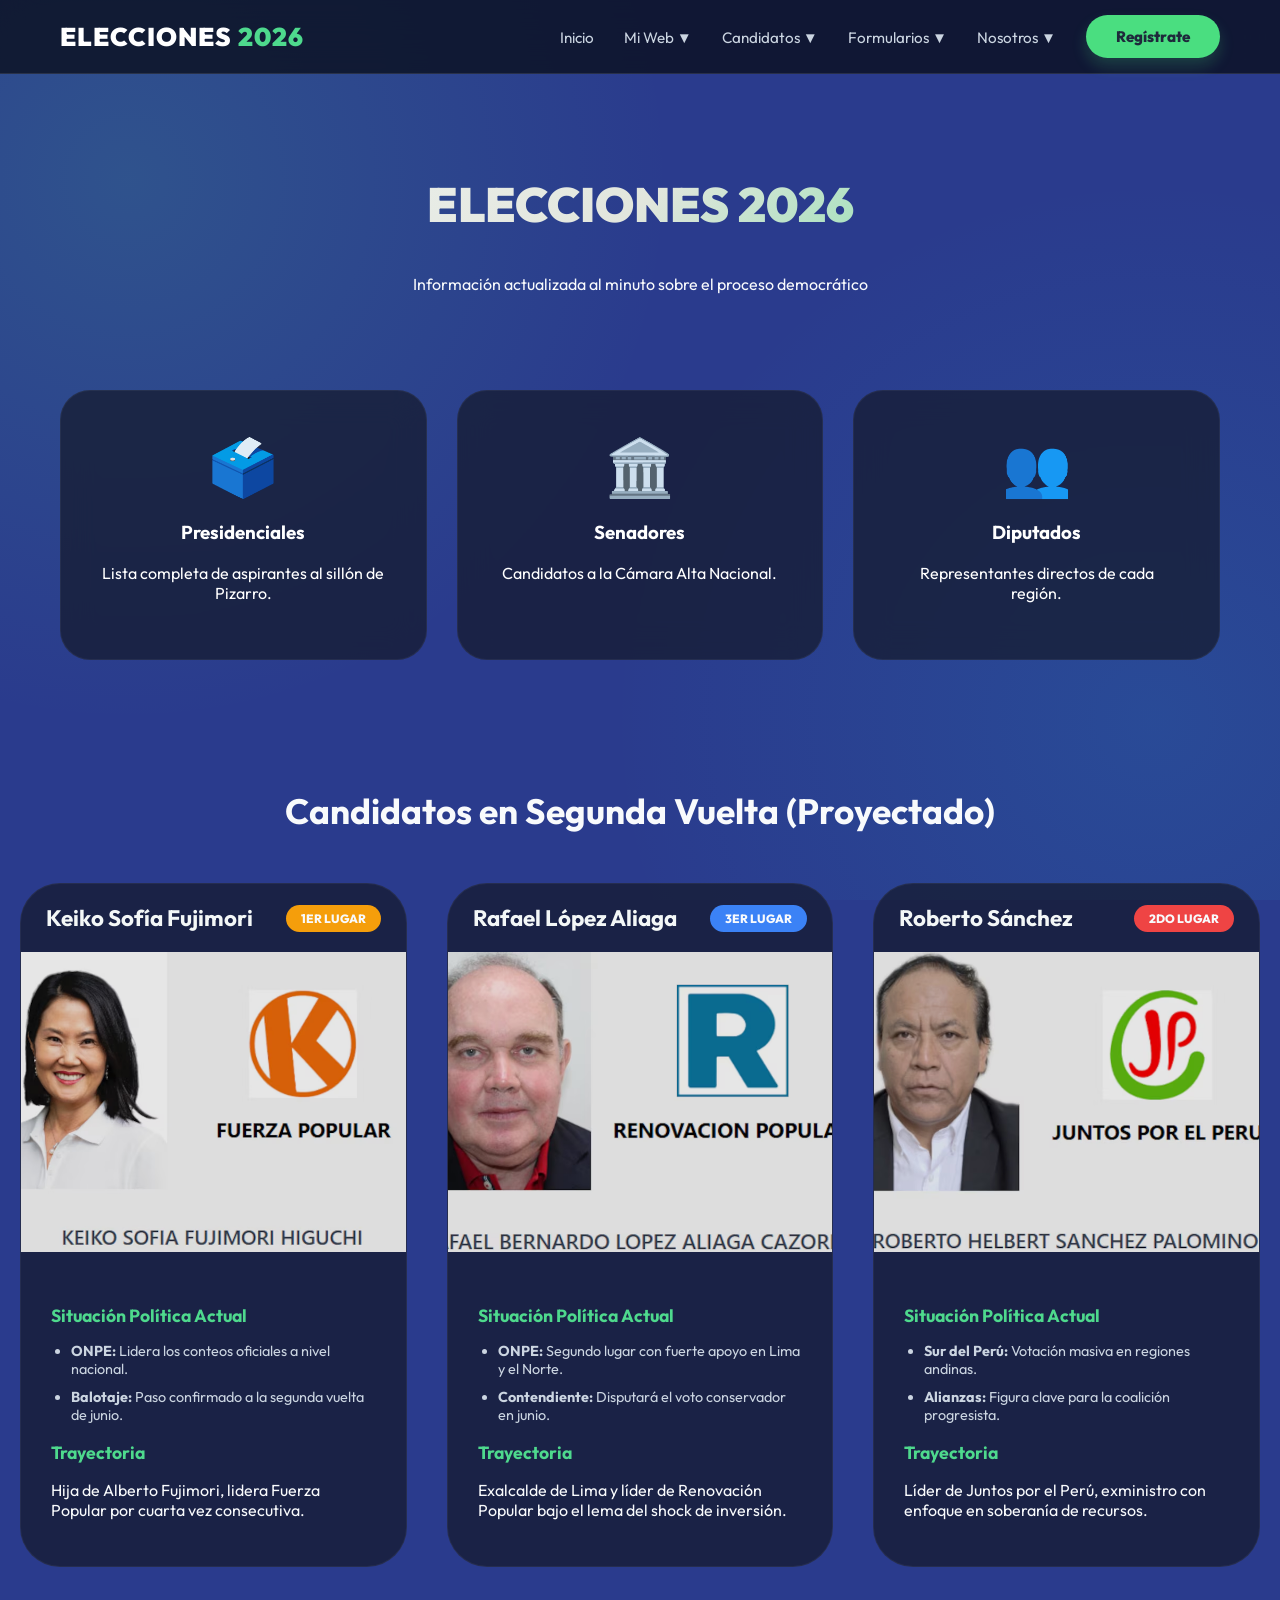
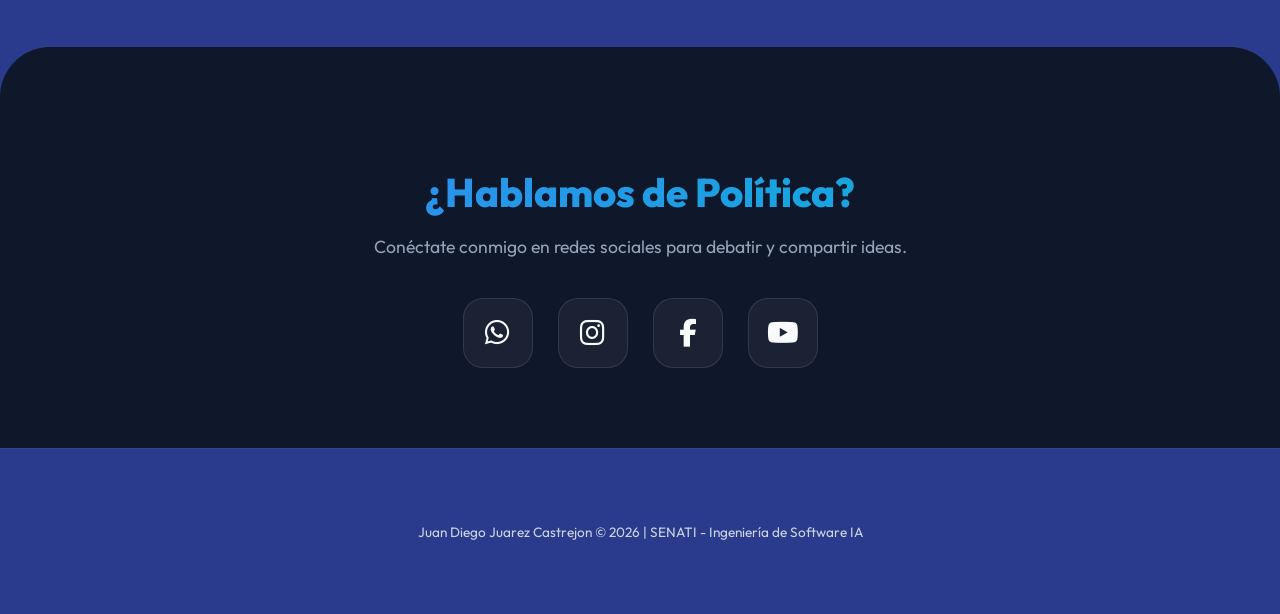
<file: index.html>
<!DOCTYPE html>
<html lang="es">
<head>
    <meta charset="UTF-8">
    <meta name="viewport" content="width=device-width, initial-scale=1.0">
    <title>Elecciones 2026 - Portal Principal</title>
    <link rel="stylesheet" href="estiloindex1.css">
</head>
<body>

<nav class="navbar">
    <div class="nav-container">
        <h1 class="logo">ELECCIONES <span>2026</span></h1>
        <ul class="nav-links">
            <li><a href="index.html">Inicio</a></li>

            <li class="dropdown">
                <a href="#">Mi Web ▼</a>
                <ul class="submenu">
                    <li><a href="miweb.html">Mis Proyectos</a></li>
                </ul>
            </li>

            <li class="dropdown">
                <a href="#">Candidatos ▼</a>
                <ul class="submenu">
                    <li><a href="Presidentes.html">Presidenciales</a></li>
                    <li><a href="senadores.html">Senadores</a></li>
                    <li><a href="Diputados.html">Diputados</a></li>
                </ul>
            </li>

            <li class="dropdown">
                <a href="#">Formularios ▼</a>
                <ul class="submenu">
                    <li><a href="Formulario.html">Formulario</a></li>
                    <li><a href="Formulario1.html">Formulario1</a></li>
                    <li><a href="Formulario2.html">Formulario2</a></li>
                    <li><a href="Formulario3.html">Formulario3</a></li>
                    <li><a href="DeportistasDestacados.html">Deportistas</a></li>
                </ul>
            </li>

            <li class="dropdown">
                <a href="#">Nosotros ▼</a>
                <ul class="submenu">
                    <li><a href="quienessomos.html">¿Quiénes somos?</a></li>
                    <li><a href="vision.html">Visión y Misión</a></li>
                </ul>
            </li>
            
            <li><a href="registrate.html" class="btn-reg">Regístrate</a></li>
        </ul>
    </div>
</nav>

<header class="main-header">
    <h2>ELECCIONES 2026</h2>
    <p>Información actualizada al minuto sobre el proceso democrático</p>
</header>

<section class="container quick-links">
    <a href="Presidentes.html" class="card-link">
        <div class="icon">🗳️</div>
        <h3>Presidenciales</h3>
        <p>Lista completa de aspirantes al sillón de Pizarro.</p>
    </a>
    <a href="senadores.html" class="card-link">
        <div class="icon">🏛️</div>
        <h3>Senadores</h3>
        <p>Candidatos a la Cámara Alta Nacional.</p>
    </a>
    <a href="Diputados.html" class="card-link">
        <div class="icon">👥</div>
        <h3>Diputados</h3>
        <p>Representantes directos de cada región.</p>
    </a>
</section>

<section class="destacados">
    <h2 class="section-title">Candidatos en Segunda Vuelta (Proyectado)</h2>
    
    <div class="grid-destacados">
        <div class="candidato-full-card">
            <div class="card-header">
                <h2>Keiko Sofía Fujimori</h2>
                <span class="badge fujimori">1er Lugar</span>
            </div>
            <img src="galeria/Keiko Fujimori.avif" alt="Keiko Fujimori">
            <div class="card-body">
                <h3>Situación Política Actual</h3>
                <ul>
                    <li><strong>ONPE:</strong> Lidera los conteos oficiales a nivel nacional.</li>
                    <li><strong>Balotaje:</strong> Paso confirmado a la segunda vuelta de junio.</li>
                </ul>
                <h3>Trayectoria</h3>
                <p>Hija de Alberto Fujimori, lidera Fuerza Popular por cuarta vez consecutiva.</p>
            </div>
        </div>

        <div class="candidato-full-card">
            <div class="card-header">
                <h2>Rafael López Aliaga</h2>
                <span class="badge aliaga">3er Lugar</span>
            </div>
            <img src="galeria/Rafael López Aliaga.avif" alt="Rafael López Aliaga">
            <div class="card-body">
                <h3>Situación Política Actual</h3>
                <ul>
                    <li><strong>ONPE:</strong> Segundo lugar con fuerte apoyo en Lima y el Norte.</li>
                    <li><strong>Contendiente:</strong> Disputará el voto conservador en junio.</li>
                </ul>
                <h3>Trayectoria</h3>
                <p>Exalcalde de Lima y líder de Renovación Popular bajo el lema del shock de inversión.</p>
            </div>
        </div>

        <div class="candidato-full-card">
            <div class="card-header">
                <h2>Roberto Sánchez</h2>
                <span class="badge sanchez">2do lugar</span>
            </div>
            <img src="galeria/Roberto Sánchez.avif" alt="Roberto Sánchez">
            <div class="card-body">
                <h3>Situación Política Actual</h3>
                <ul>
                    <li><strong>Sur del Perú:</strong> Votación masiva en regiones andinas.</li>
                    <li><strong>Alianzas:</strong> Figura clave para la coalición progresista.</li>
                </ul>
                <h3>Trayectoria</h3>
                <p>Líder de Juntos por el Perú, exministro con enfoque en soberanía de recursos.</p>
            </div>
        </div>
    </div>
</section>

<link rel="stylesheet" href="https://cdnjs.cloudflare.com/ajax/libs/font-awesome/6.5.1/css/all.min.css">

<section class="social-section">
    <div class="social-content">
        <h3 class="gradient-text">¿Hablamos de Política?</h3>
        <p>Conéctate conmigo en redes sociales para debatir y compartir ideas.</p>
        
        <div class="social-links">
            <a href="https://wa.me/519XXXXXXXX" target="_blank" class="icon-box whatsapp" aria-label="WhatsApp">
                <i class="fa-brands fa-whatsapp"></i>
                <span class="tooltip">WhatsApp</span>
            </a>
            <a href="https://instagram.com/tu_usuario" target="_blank" class="icon-box instagram" aria-label="Instagram">
                <i class="fa-brands fa-instagram"></i>
                <span class="tooltip">Instagram</span>
            </a>
            <a href="https://facebook.com/tu_usuario" target="_blank" class="icon-box facebook" aria-label="Facebook">
                <i class="fa-brands fa-facebook-f"></i>
                <span class="tooltip">Facebook</span>
            </a>
            <a href="https://youtube.com/@thebest4730?si=Wakn23KKNoU4acdx" target="_blank" class="icon-box youtube" aria-label="YouTube">
                <i class="fa-brands fa-youtube"></i>
                <span class="tooltip">YouTube</span>
             </a>
        </div>
    </div>
</section>
<footer>
    <p>Juan Diego Juarez Castrejon &copy; 2026 | SENATI - Ingeniería de Software IA</p>
</footer>

</div>
</body>
</html>
</file>
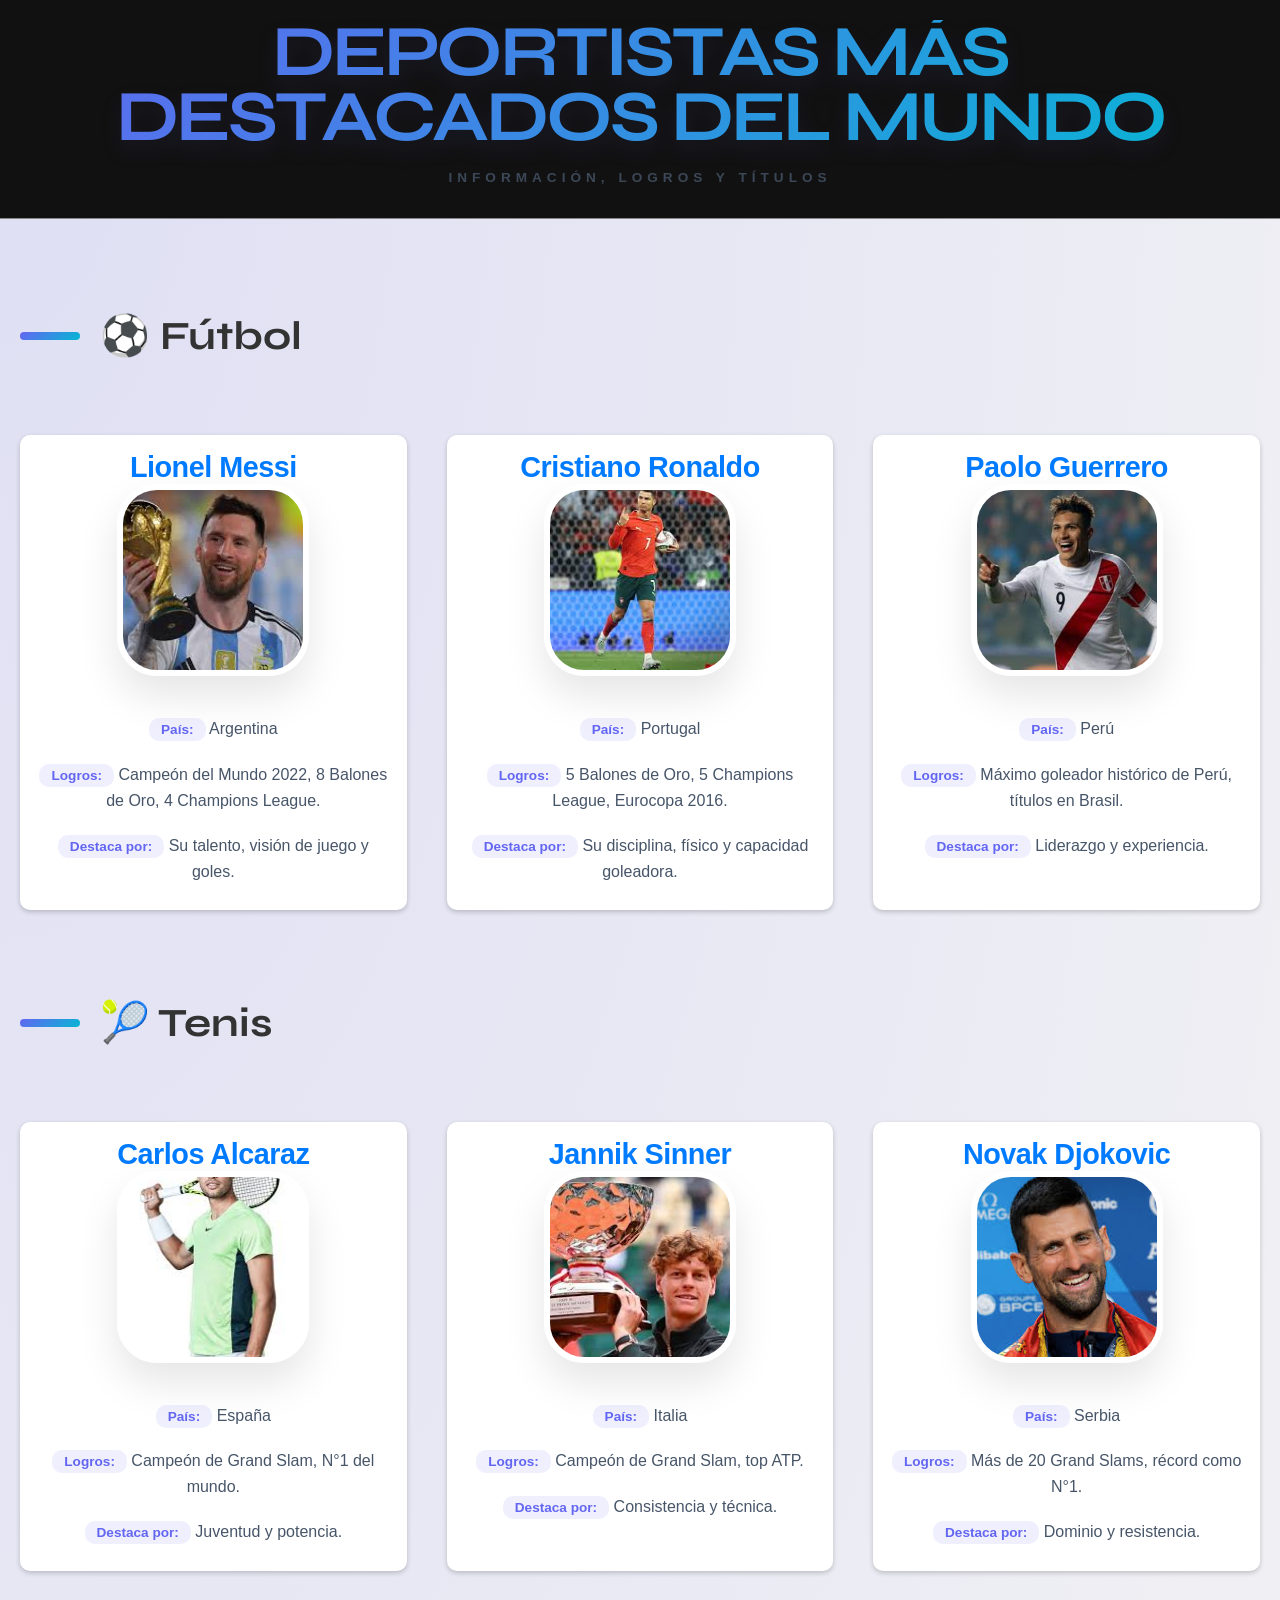
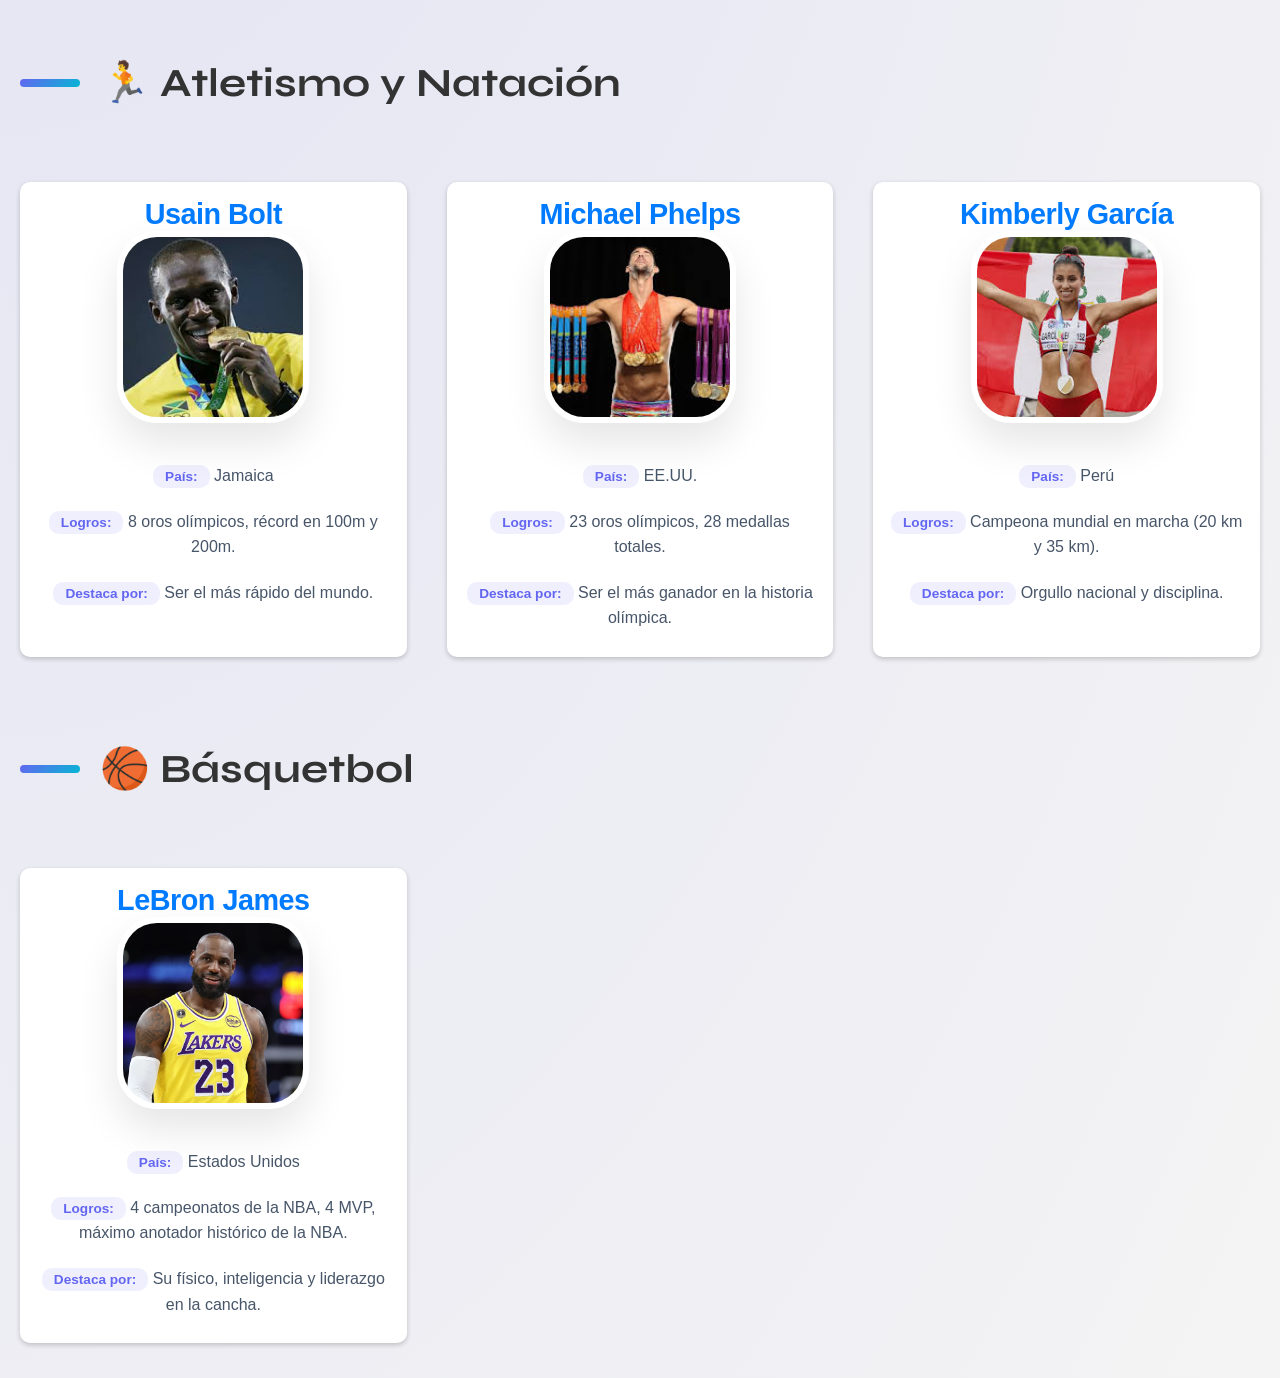
<file: DeportistasDestacados.html>
<!DOCTYPE html>
<html lang="es">
<head>
    <meta charset="UTF-8">
    <title>Deportistas Destacados</title>
    <link rel="stylesheet" href="estilo4.css">
    <style>
        body {
            font-family: Arial, sans-serif;
            margin: 0;
            background-color: #f4f4f4;
        }
        header {
            background-color: #111;
            color: white;
            padding: 20px;
            text-align: center;
        }
        section {
            padding: 20px;
        }
        .card {
            background: white;
            margin: 15px 0;
            padding: 15px;
            border-radius: 10px;
            box-shadow: 0px 2px 5px rgba(0,0,0,0.2);
        }
        h2 {
            color: #333;
        }
        h3 {
            color: #007BFF;
        }
    </style>
</head>
<body>

<header>
    <h1>Deportistas Más Destacados del Mundo</h1>
    <p>Información, logros y títulos</p>
</header>

<section>
    <h2>⚽ Fútbol</h2>

    <div class="card">
        <h3>Lionel Messi</h3>
        <td><img src="galeria/lionel.jpg"alt=""></td>
        <p><b>País:</b> Argentina</p>
        <p><b>Logros:</b> Campeón del Mundo 2022, 8 Balones de Oro, 4 Champions League.</p>
        <p><b>Destaca por:</b> Su talento, visión de juego y goles.</p>
    </div>

    <div class="card">
        <h3>Cristiano Ronaldo</h3>
        <td><img src="galeria/cristiano.jpg"alt=""></td>
        <p><b>País:</b> Portugal</p>
        <p><b>Logros:</b> 5 Balones de Oro, 5 Champions League, Eurocopa 2016.</p>
        <p><b>Destaca por:</b> Su disciplina, físico y capacidad goleadora.</p>
    </div>

    <div class="card">
        <h3>Paolo Guerrero</h3>
        <td><img src="galeria/paolo guerrero.jpg"alt=""></td>
        <p><b>País:</b> Perú</p>
        <p><b>Logros:</b> Máximo goleador histórico de Perú, títulos en Brasil.</p>
        <p><b>Destaca por:</b> Liderazgo y experiencia.</p>
    </div>
</section>

<section>
    <h2>🎾 Tenis</h2>

    <div class="card">
        <h3>Carlos Alcaraz</h3>
        <td><img src="galeria/carlos alcaraz.jpg"alt=""></td>
        <p><b>País:</b> España</p>
        <p><b>Logros:</b> Campeón de Grand Slam, N°1 del mundo.</p>
        <p><b>Destaca por:</b> Juventud y potencia.</p>
    </div>

    <div class="card">
        <h3>Jannik Sinner</h3>
        <td><img src="galeria/Jannik Sinner.jpg"alt=""></td>
        <p><b>País:</b> Italia</p>
        <p><b>Logros:</b> Campeón de Grand Slam, top ATP.</p>
        <p><b>Destaca por:</b> Consistencia y técnica.</p>
    </div>

    <div class="card">
        <h3>Novak Djokovic</h3>
        <td><img src="galeria/Novak Djokovic.jpg"alt=""></td>
        <p><b>País:</b> Serbia</p>
        <p><b>Logros:</b> Más de 20 Grand Slams, récord como N°1.</p>
        <p><b>Destaca por:</b> Dominio y resistencia.</p>
    </div>
</section>

<section>
    <h2>🏃 Atletismo y Natación</h2>

    <div class="card">
        <h3>Usain Bolt</h3>
        <td><img src="galeria/usaint.jpg"alt=""></td>
        <p><b>País:</b> Jamaica</p>
        <p><b>Logros:</b> 8 oros olímpicos, récord en 100m y 200m.</p>
        <p><b>Destaca por:</b> Ser el más rápido del mundo.</p>
    </div>

    <div class="card">
        <h3>Michael Phelps</h3>
        <td><img src="galeria/michael.jpg"alt=""></td>
        <p><b>País:</b> EE.UU.</p>
        <p><b>Logros:</b> 23 oros olímpicos, 28 medallas totales.</p>
        <p><b>Destaca por:</b> Ser el más ganador en la historia olímpica.</p>
    </div>

    <div class="card">
        <h3>Kimberly García</h3>
        <td><img src="galeria/kimberly.jpg"alt="Kimberly García"></td>
        <p><b>País:</b> Perú</p>
        <p><b>Logros:</b> Campeona mundial en marcha (20 km y 35 km).</p>
        <p><b>Destaca por:</b> Orgullo nacional y disciplina.</p>
    </div>

    <h2>🏀 Básquetbol</h2>
<div class="card">
    <h3>LeBron James</h3>
    <td><img src="galeria/lebron james.webp"alt="Lebron James"></td>
    <p><b>País:</b> Estados Unidos</p>
    <p><b>Logros:</b> 4 campeonatos de la NBA, 4 MVP, máximo anotador histórico de la NBA.</p>
    <p><b>Destaca por:</b> Su físico, inteligencia y liderazgo en la cancha.</p>
</div>

</section>
</body>
</html>
</file>
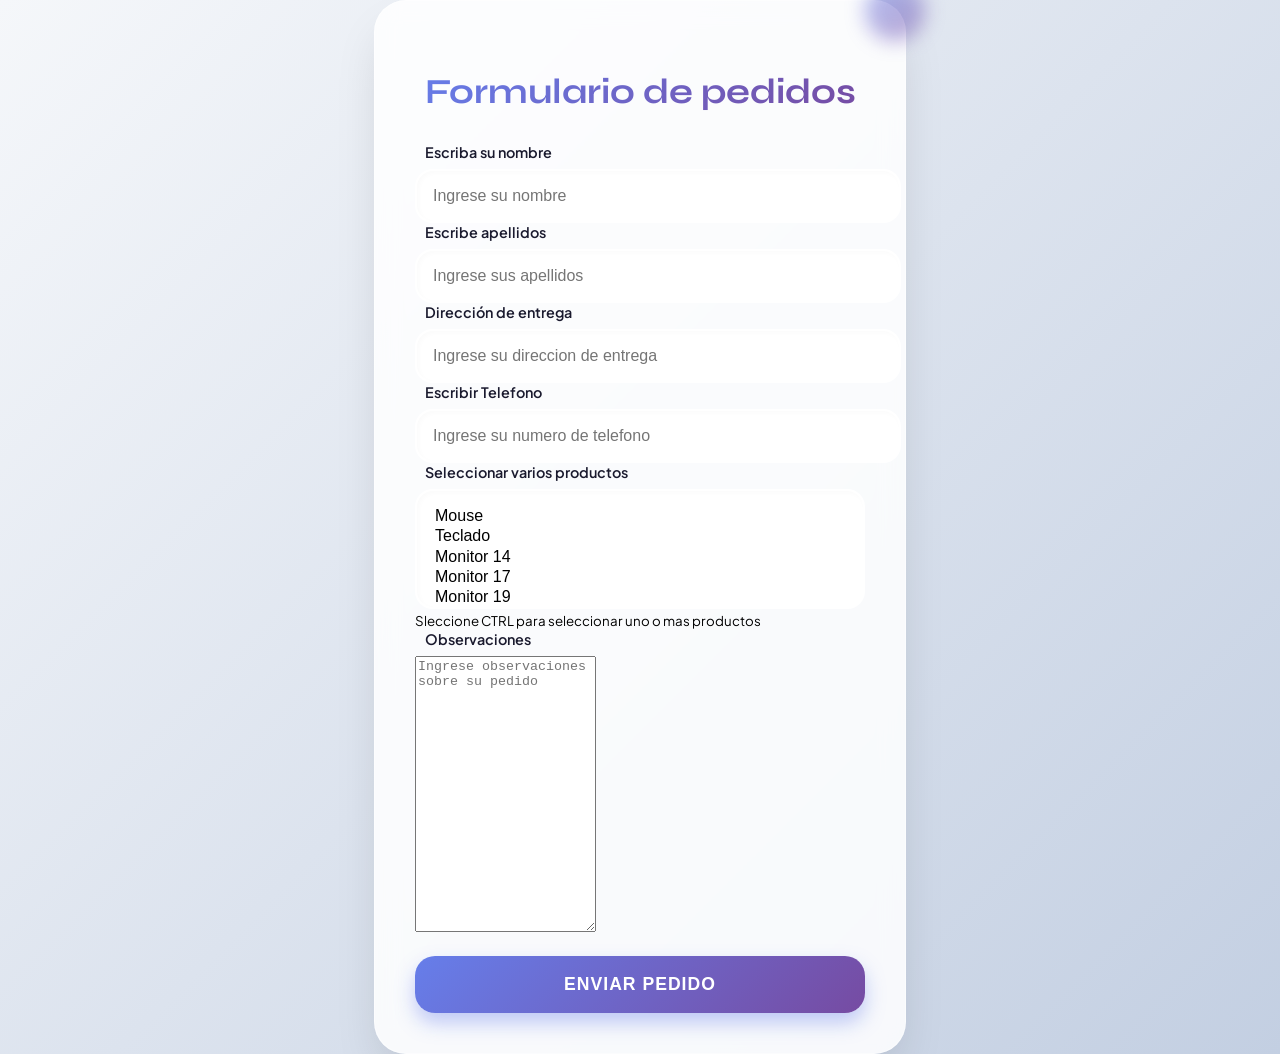
<file: Formulario.html>
<!DOCTYPE html>
<html lang="en">
<head>
    <meta charset="UTF-8">
    <meta name="viewport" content="width=device-width, initial-scale=1.0">
    <title>Formulario de pedido</title>
    <link rel="stylesheet" href="Formulario.css">
</head>
<body>
    <div class="contenedor">
        <h2>Formulario de pedidos</h2>
        <form action="https://formsubmit.co/juandiegojuaresraul@gmail.com" method="POST">
            <label for="nombre">Escriba su nombre</label>
            <input type="text" id="nombre" name="nombre" placeholder="Ingrese su nombre">
            <label for="Apellido">Escribe apellidos</label>
            <input type="text" id="apellido" name="apellido" placeholder="Ingrese sus apellidos", required>
            <label for="direction">Dirección de entrega</label>
            <input type="text" id="direccion" name="direccion" placeholder="Ingrese su direccion de entrega", required>
            <label for="telefono">Escribir Telefono</label>
            <input type="text" id="Telefono" id="direccion" name="Telefono" placeholder="Ingrese su numero de telefono",required >
            <label for="productos">Seleccionar varios productos</label>
            <select name="Productos" id="Productos" multiple required size="20">
                <option value="Mouse">Mouse</option>
                <option value="Teclado">Teclado</option>
                <option value="Monitor 14">Monitor 14</option>
                <option value="Monitor 17">Monitor 17</option>
                <option value="Monitor 19">Monitor 19</option>
                <option value="Monitor 24">Monitor 24</option>
                <option value="Laptop Lenovo">Laptop Lenovo</option>
                <option value="Laptop Hp">Laptop Hp</option>
                <option value="Laptop acer">Laptop acer</option>
                <option value="Laptop dell">Laptop dell</option>
                <option value="Lapto mcbook">Laptop mcbook</option>
                <option value="Laptop samsung">Laptop Samsung</option>
            </select>
            <small>Sleccione CTRL para seleccionar uno o mas productos</small>
            <label for="observaciones">Observaciones</label>
            <textarea name="observaciones" id="observaciones" placeholder="Ingrese observaciones sobre su pedido" rows="18"></textarea>
            <button type="submit">Enviar Pedido</button>


        
        </form>
    </div>
</body>
</html>
</file>
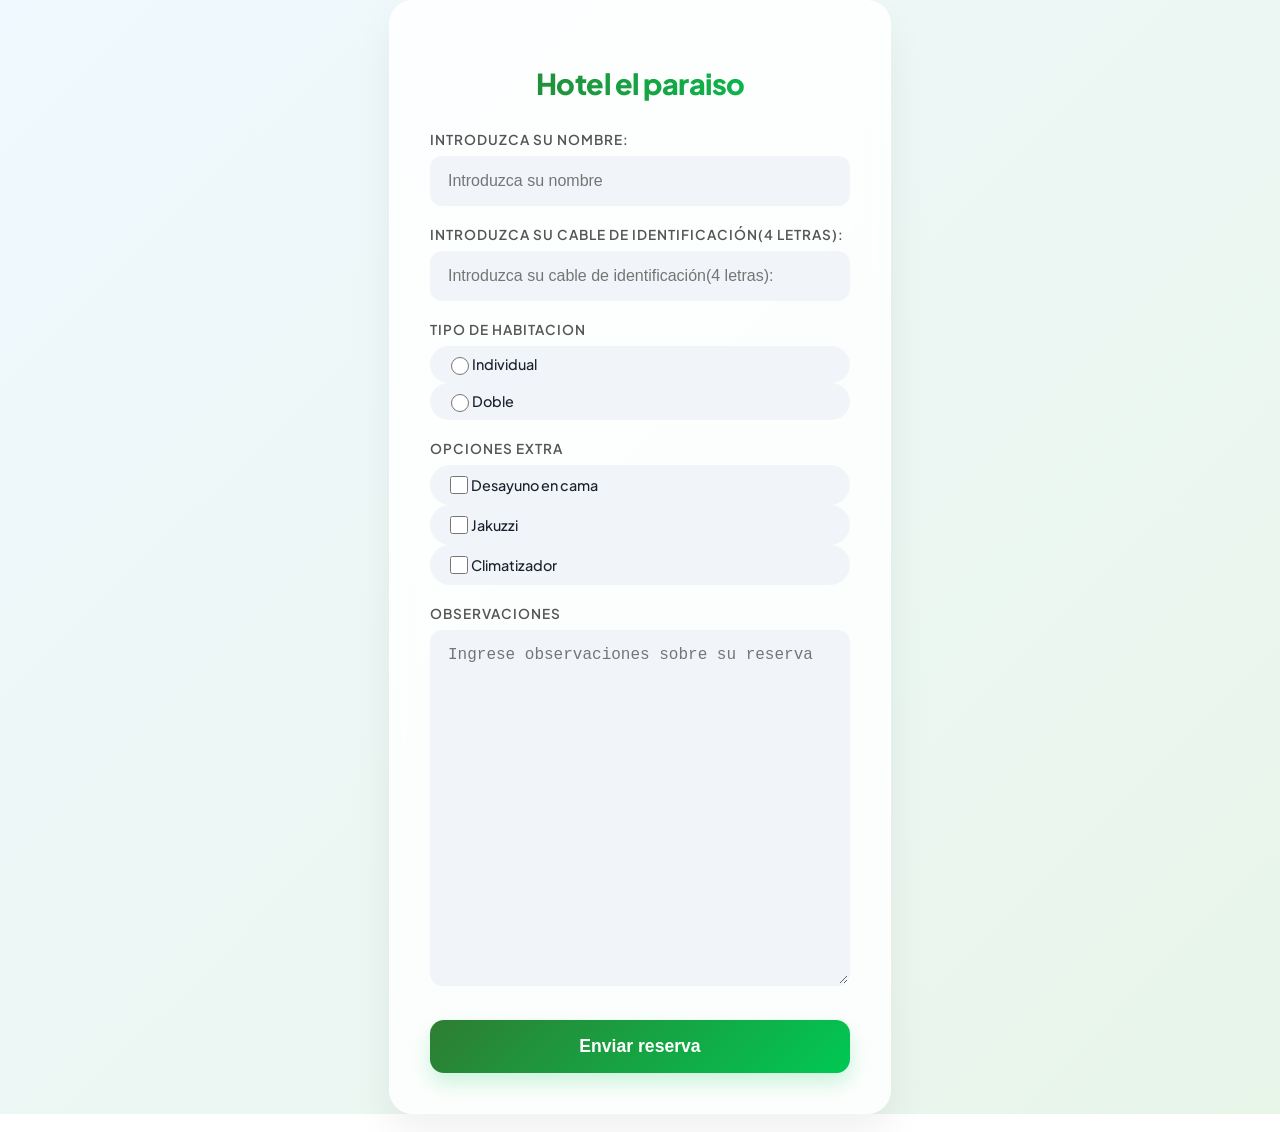
<file: Formulario1.html>
<!DOCTYPE html>
<html lang="en">
<head>
    <meta charset="UTF-8">
    <meta name="viewport" content="width=device-width, initial-scale=1.0">
    <title>Formulario de hotel</title>
    <link rel="stylesheet" href="Formulario1.css">
</head>
<body>
    <div class="contenedor">
        <h2>Hotel el paraiso</h2>
        <form action="https://formsubmit.co/juandiegojuaresraul@gmail.com" method="POST">
            <label for="Nombre">Introduzca su nombre: </label>
            <input type="text" id="Nombre" name="Nombre" placeholder="Introduzca su nombre">
            <label for="Clave">Introduzca su cable de identificación(4 letras):</label>
            <input type="text" id="Clave" name="Clave" placeholder="Introduzca su cable de identificación(4 letras):">
            <label for="Habitacion">Tipo de habitacion</label>
                <label>
                    <input type="radio" name="Habitacion" value="Individual"> Individual
                </label>
                <label>
                    <input type="radio" name="Habitacion" value="Doble"> Doble
                </label>
            <label for="Extra">Opciones extra</label>
                <label>
                    <input type="checkbox" name="Extra" value="Desayuno en cama" > Desayuno en cama
                </label>
                <label>
                    <input type="checkbox" name="Extra" value="Jakuzzi"> Jakuzzi
                </label>
                <label>
                    <input type="checkbox" name="Extra" value="Climatizador"> Climatizador
                </label>
                   <label for="observaciones">Observaciones</label>
            <textarea name="observaciones" id="observaciones" placeholder="Ingrese observaciones sobre su reserva" rows="18"></textarea>
            <button type="submit">Enviar reserva</button>

        </form>
    </div>
</body>
</html>
</file>
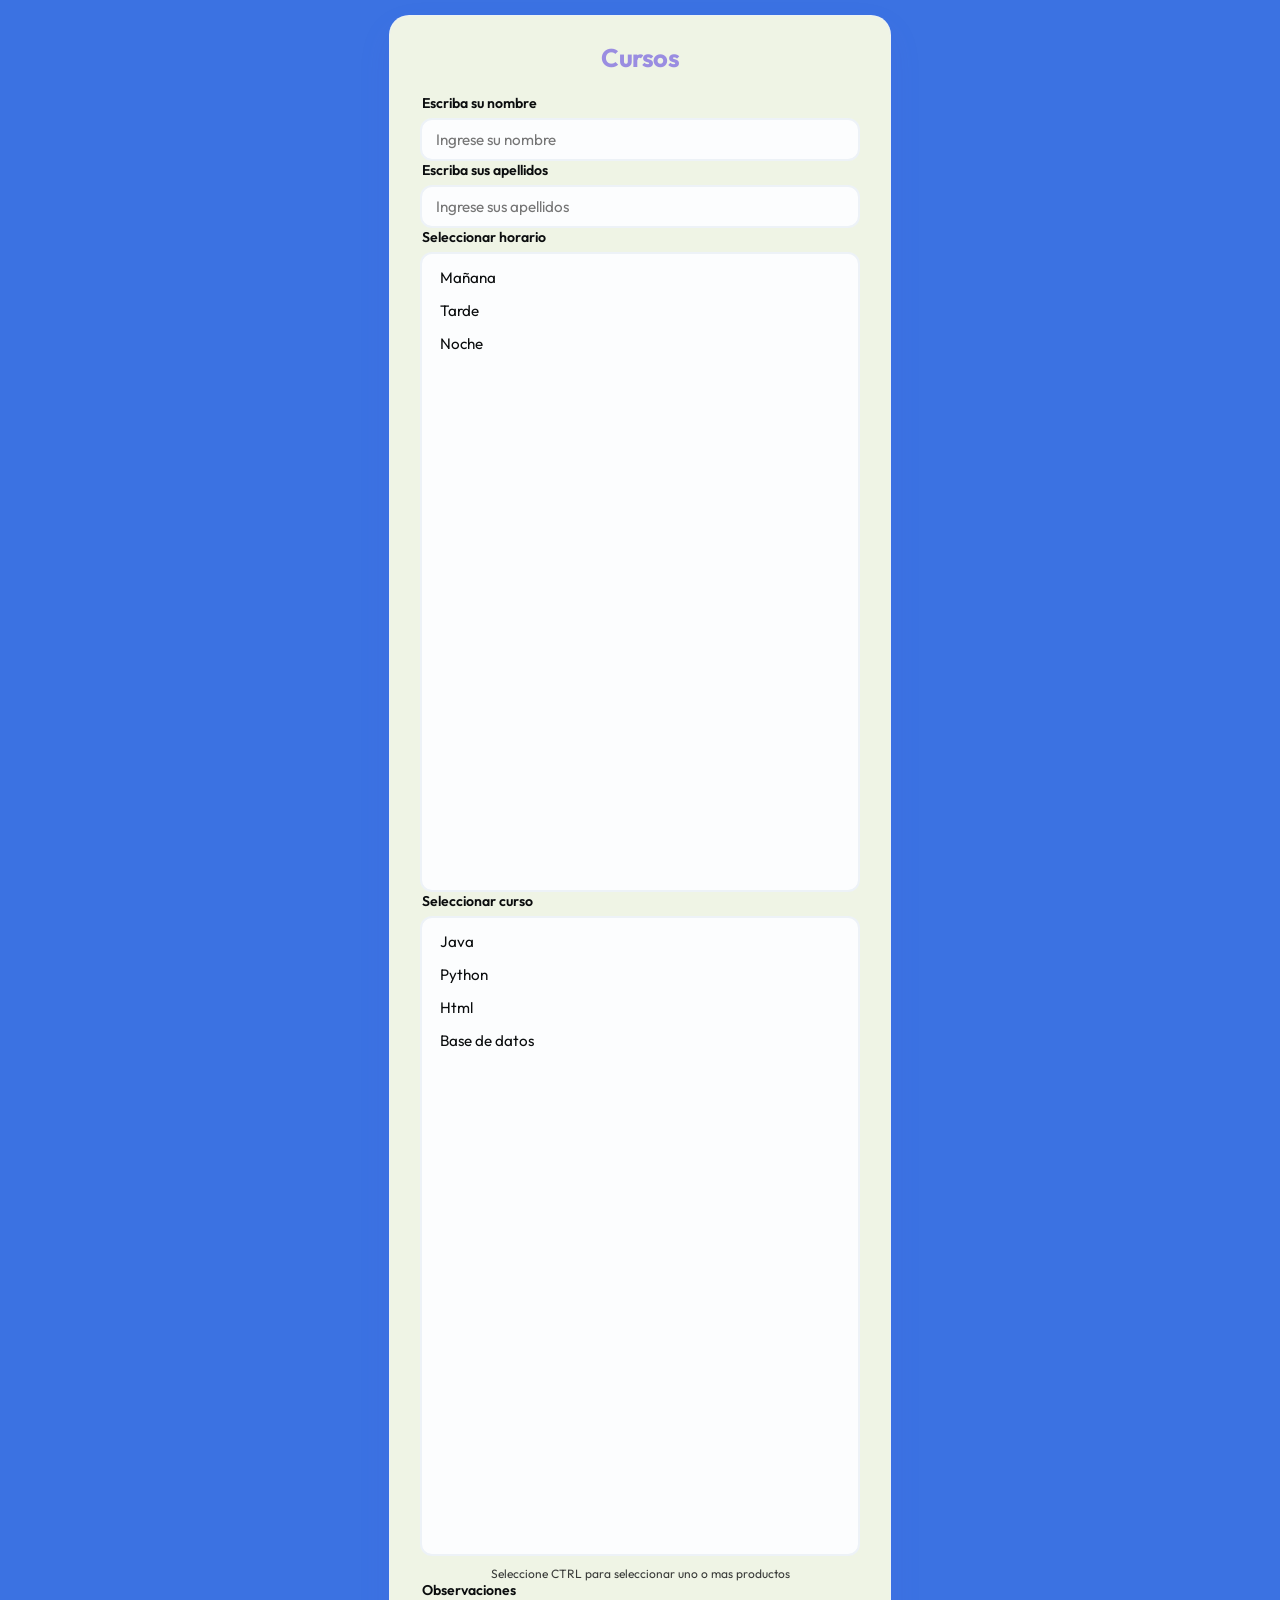
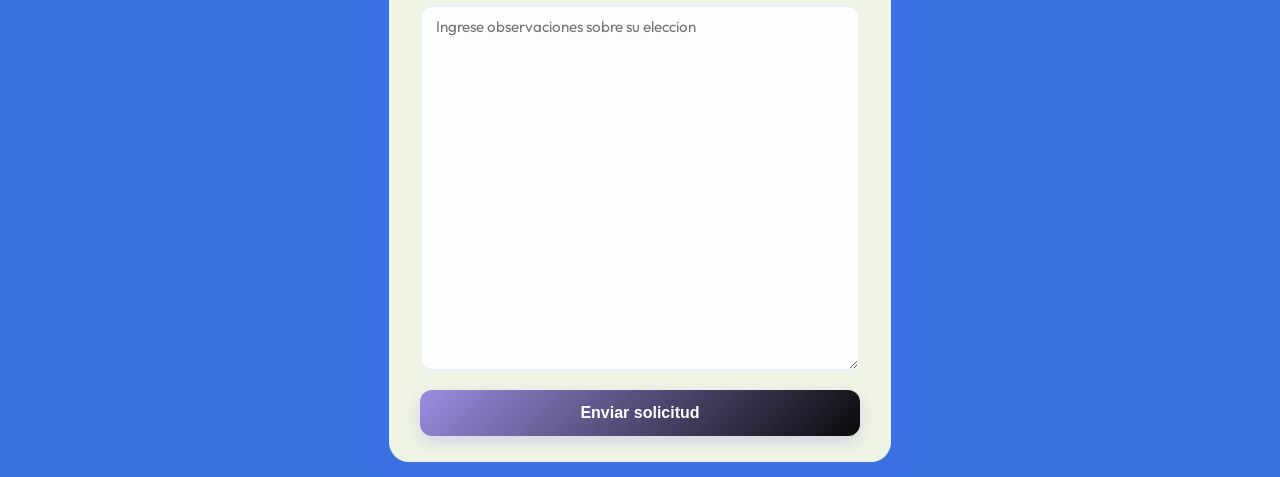
<file: Formulario2.html>
<!DOCTYPE html>
<html lang="en">
<head>
    <meta charset="UTF-8">
    <meta name="viewport" content="width=device-width, initial-scale=1.0">
    <title>Formulario de cursos</title>
    <link rel="stylesheet" href="Formulario2.css">
</head>
<body>
    <div class="contenedor">
        <h2>Cursos</h2>
        <form action="https://formsubmit.co/juandiegojuaresraul@gmail.com" method="POST">
            <label for="Nombre">Escriba su nombre</label>
            <input type="text" id="nombre" name="nombre" placeholder="Ingrese su nombre">
            <label for="Apellidos">Escriba sus apellidos</label>
            <input type="text" id="apellidos" name="apellidos" placeholder="Ingrese sus apellidos">
            <label for="Horario">Seleccionar horario</label>
            <select name="Horario" id="Horario" multiple required size="20">
                <option value="Mañana">Mañana</option>
                <option value="Tarde">Tarde</option>
                <option value="Noche">Noche</option>
            </select>

            <label for="Curso">Seleccionar curso</label>
            <select name="Curso" id="Curso" multiple required size="20">
                <option value="Java">Java</option>
                <option value="Python">Python</option>
                <option value="Html">Html</option>
                <option value="Base de datos">Base de datos</option>

            </select>
            <small>Seleccione CTRL para seleccionar uno o mas productos</small>
            <label for="Observaciones">Observaciones</label>
            <textarea name="observaciones" id="observaciones" placeholder="Ingrese observaciones sobre su eleccion" rows="18"></textarea>
            <button type="submit">Enviar solicitud</button>
















        </form>










    </div>
</body>
</html>
</file>
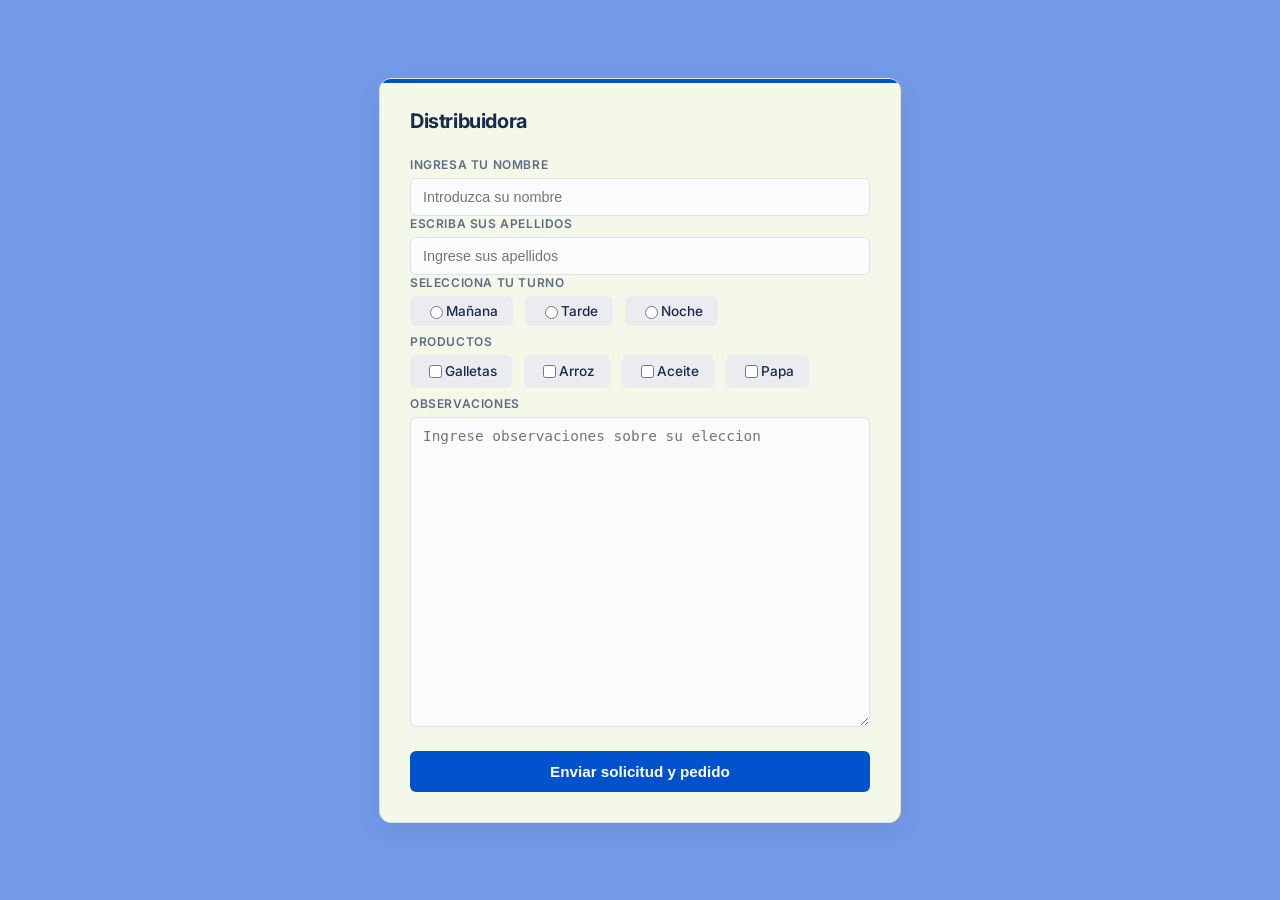
<file: Formulario3.html>
<!DOCTYPE html>
<html lang="en">
<head>
    <meta charset="UTF-8">
    <meta name="viewport" content="width=device-width, initial-scale=1.0">
    <title>Formulario de productos</title>
    <link rel="stylesheet" href="Formulario3.css">
</head>
<body>
    <div class="contenedor">
        <h2>Distribuidora</h2>
            <form action="https://formsubmit.co/juandiegojuaresraul@gmail.com" method="POST">
            <label for="nombre">Ingresa tu nombre</label>
            <input type="text" id="Nombre" name="Nombre" placeholder="Introduzca su nombre">
            <label for="Apellidos">Escriba sus apellidos</label>
            <input type="text" id="apellidos" name="apellidos" placeholder="Ingrese sus apellidos">
            <label for="Turno">Selecciona tu turno</label>
                <label>
                    <input type="radio" name="Turno" value="mañana"> Mañana
                </label>
                <label>
                    <input type="radio" name="Turno" value="tarde"> Tarde
                </label>
                <label>
                    <input type="radio" name="Turno" value="noche"> Noche
                </label>
            <label for="Productos">Productos</label>
                <label>
                    <input type="checkbox" name="Productos" value="galletas"> Galletas
                </label>
             <label>
                    <input type="checkbox" name="Productos" value="Arroz"> Arroz
                </label>
                <label>
                    <input type="checkbox" name="Productos" value="Aceite"> Aceite
                </label>
                <label>
                    <input type="checkbox" name="Productos" value="Papa"> Papa
                </label>
                <label for="Observaciones">Observaciones</label>
                <textarea name="observaciones" id="observaciones" placeholder="Ingrese observaciones sobre su eleccion" rows="18"></textarea>
                <button type="submit">Enviar solicitud y pedido</button>
        </form>
    </div>
    
</body>
</html>
</file>
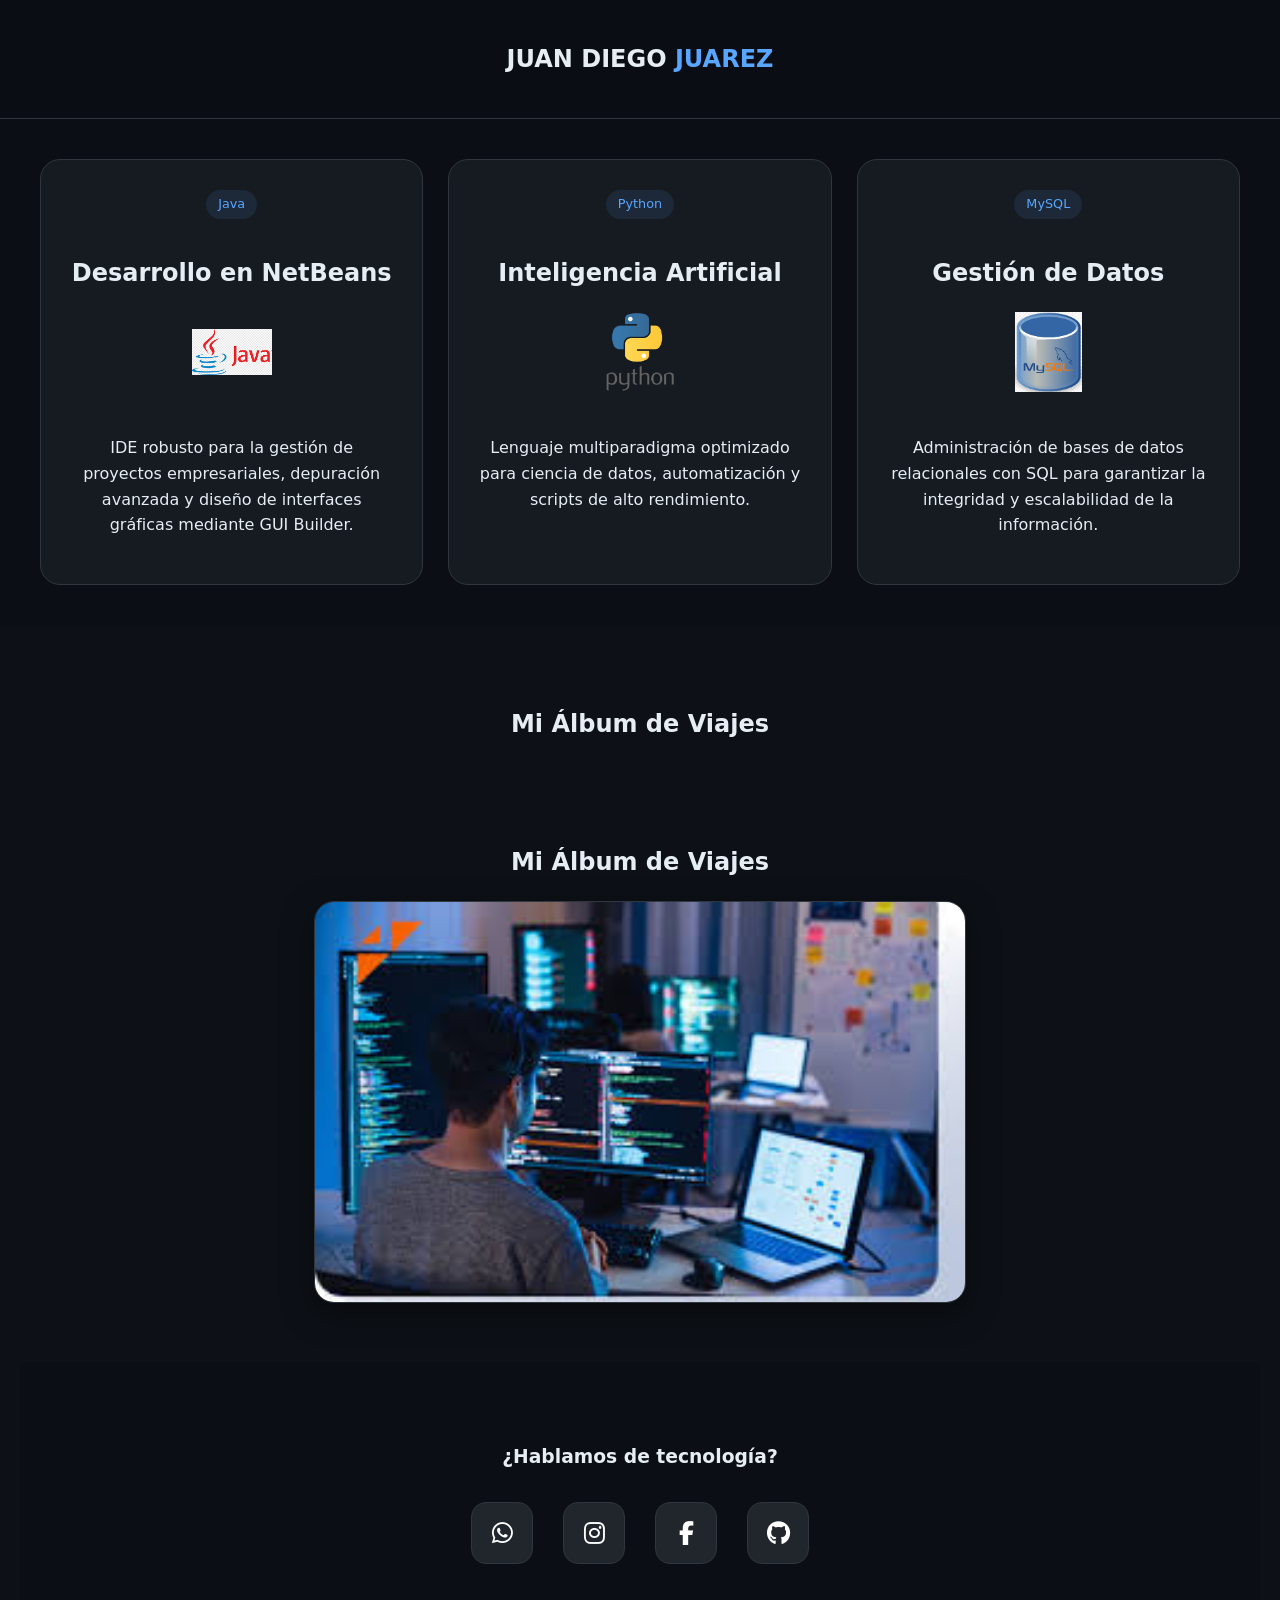
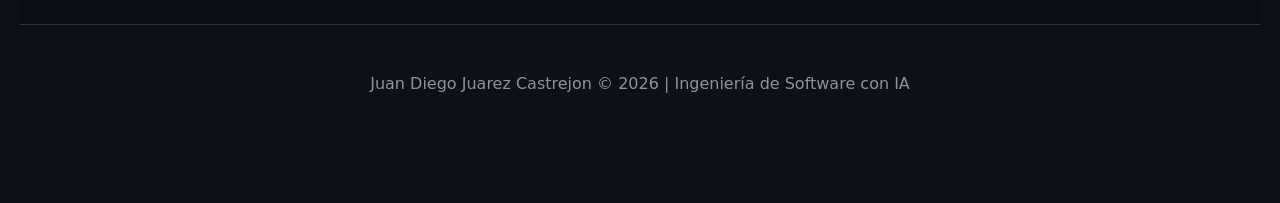
<file: miweb.html>
<!DOCTYPE html>
<html lang="es">
<head>
    <meta charset="UTF-8">
    <meta name="viewport" content="width=device-width, initial-scale=1.0">
    <title>MI WEB - Juan Diego Juarez</title>
    <link rel="stylesheet" href="https://cdnjs.cloudflare.com/ajax/libs/font-awesome/6.5.1/css/all.min.css">
    <link rel="stylesheet" href="miweb.css">
</head>
<body>

    <nav class="navbar">
        <h1>JUAN DIEGO <span>JUAREZ</span></h1>
    </nav>

    <main class="padre">
        <div class="hijo"> 
            <div class="nieto">
                <div class="tech-badge">Java</div>
                <h2>Desarrollo en NetBeans</h2>
                <img src="galeria/java.png" alt="Java">
                <p>IDE robusto para la gestión de proyectos empresariales, depuración avanzada y diseño de interfaces gráficas mediante GUI Builder.</p>
            </div>

            <div class="nieto">
                <div class="tech-badge">Python</div>
                <h2>Inteligencia Artificial</h2>
                <img src="galeria/python.webp" alt="Python">
                <p>Lenguaje multiparadigma optimizado para ciencia de datos, automatización y scripts de alto rendimiento.</p>
            </div>

            <div class="nieto">
                <div class="tech-badge">MySQL</div>
                <h2>Gestión de Datos</h2>
                <img src="galeria/logo de mysql.jpg" alt="MySQL">
                <p>Administración de bases de datos relacionales con SQL para garantizar la integridad y escalabilidad de la información.</p>
            </div>
        </div> 
    </main>
<section class="seccion-album">
    <h2>Mi Álbum de Viajes</h2>
    
<section class="seccion-album">
    <h2>Mi Álbum de Viajes</h2>
    
    <div class="slider-wrapper"> <div class="slider-container"> <img src="fotos/foto1.jpg" class="activo" alt="Foto 1">
            <img src="fotos/foto2.jpg" alt="Foto 2">
            <img src="fotos/foto3.jpg" alt="Foto 3">
            <img src="fotos/foto4.jpg" alt="Foto 4">
            <img src="fotos/foto5.jpg" alt="Foto 5">
            <img src="fotos/foto6.jpg" alt="Foto 6">
            <img src="fotos/foto7.jpg" alt="Foto 7">
            <img src="fotos/foto8.jpg" alt="Foto 8">
            <img src="fotos/foto9.jpg" alt="Foto 9">
            <img src="fotos/foto10.jpg" alt="Foto 10">
        </div>
    </div>

    <div class="indicadores" id="contenedor-puntos"></div>
</section>

    <section class="social-section">
        <h3>¿Hablamos de tecnología?</h3>
        <div class="social-links">
            <a href="https://wa.me/519XXXXXXXX" target="_blank" class="icon-box whatsapp" title="WhatsApp">
                <i class="fa-brands fa-whatsapp"></i>
            </a>
            <a href="https://instagram.com/tu_usuario" target="_blank" class="icon-box instagram" title="Instagram">
                <i class="fa-brands fa-instagram"></i>
            </a>
            <a href="https://facebook.com/tu_usuario" target="_blank" class="icon-box facebook" title="Facebook">
                <i class="fa-brands fa-facebook-f"></i>
            </a>
            <a href="https://github.com/tu_usuario" target="_blank" class="icon-box github" title="GitHub">
                <i class="fa-brands fa-github"></i>
            </a>
        </div>
    </section>

    <footer>
        <p>Juan Diego Juarez Castrejon &copy; 2026 | Ingeniería de Software con IA</p>
    </footer>

    <script>
        const imagenes = document.querySelectorAll(".slider-container img");
        const contenedorPuntos = document.getElementById("contenedor-puntos");
        let indice = 0;

        imagenes.forEach((_, i) => {
            const punto = document.createElement("div");
            punto.classList.add("punto");
            if (i === 0) punto.classList.add("activo");
            contenedorPuntos.appendChild(punto);
        });

        const puntos = document.querySelectorAll(".punto");

        function cambiarImagen() {
            imagenes[indice].classList.remove("activo");
            puntos[indice].classList.remove("activo");
            indice = (indice + 1) % imagenes.length;
            imagenes[indice].classList.add("activo");
            puntos[indice].classList.add("activo");
        }
        setInterval(cambiarImagen, 4000);
    </script>
</body>
</html>
</file>
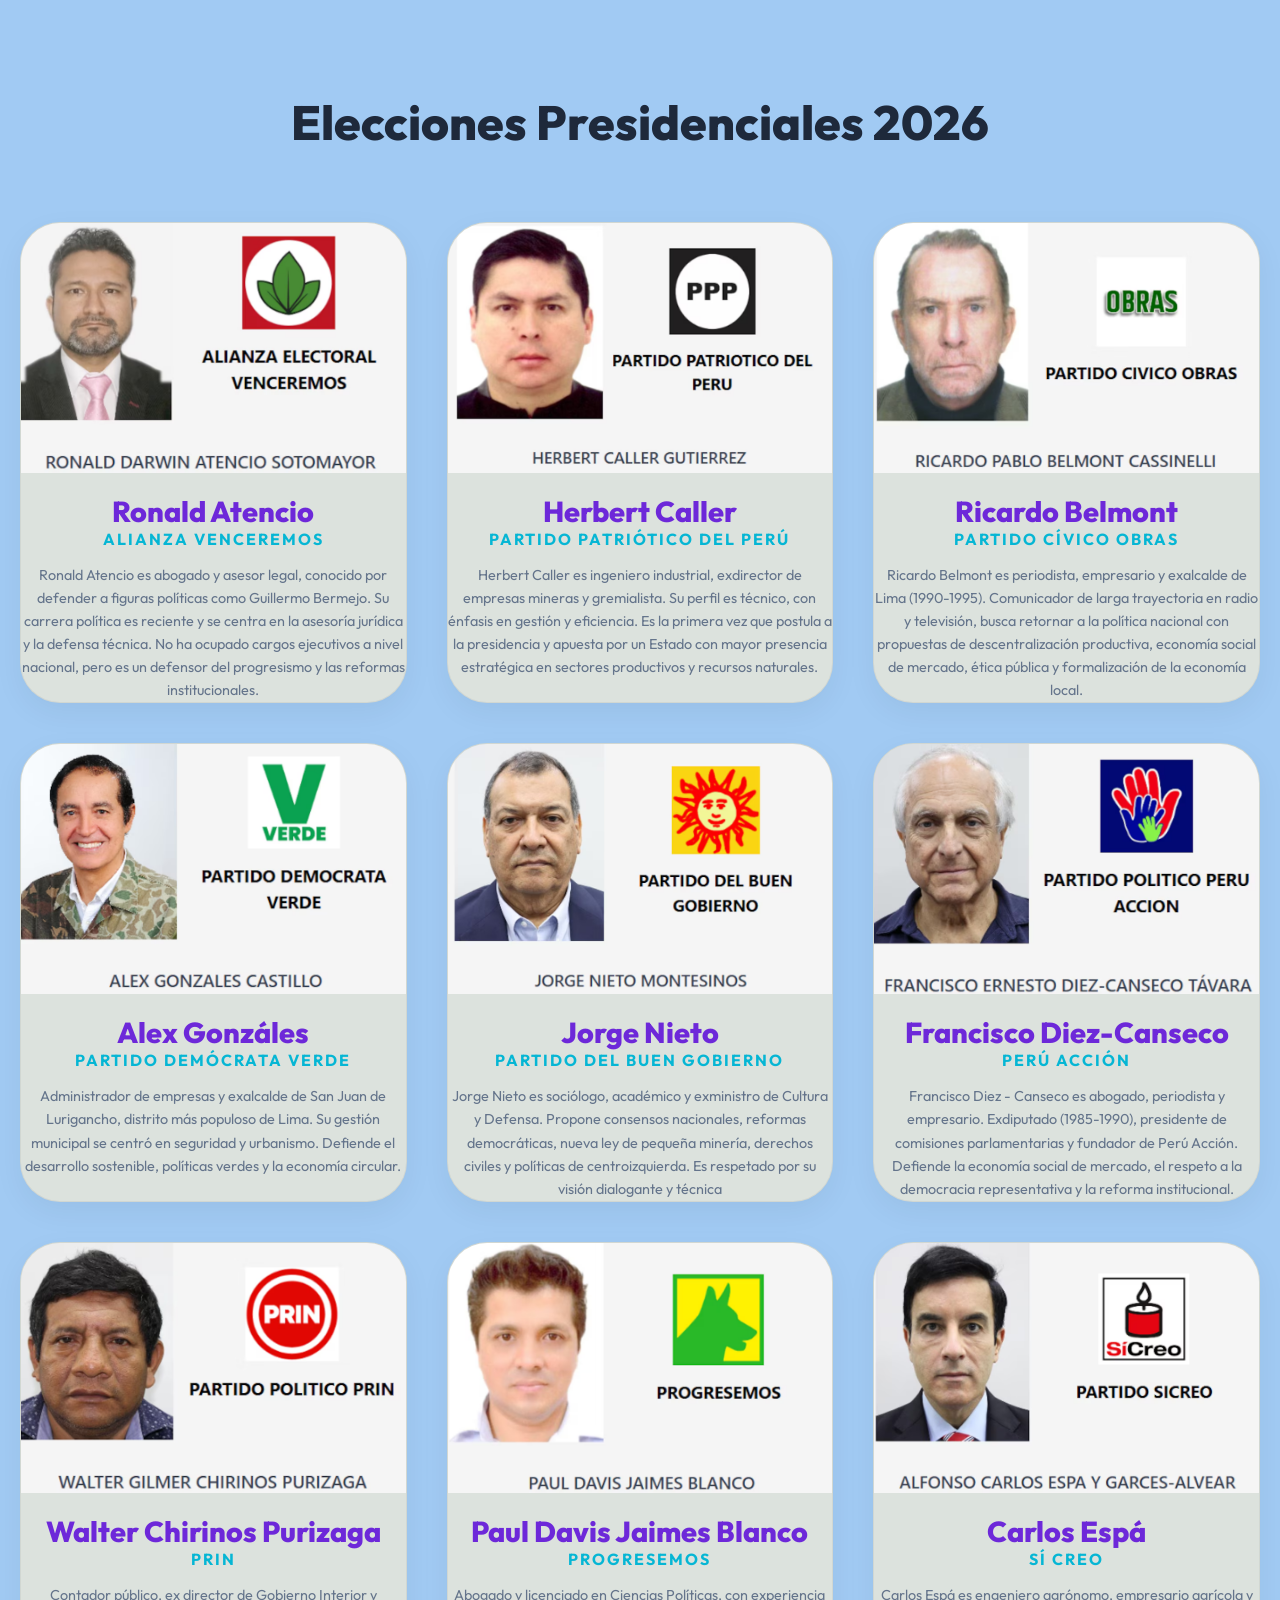
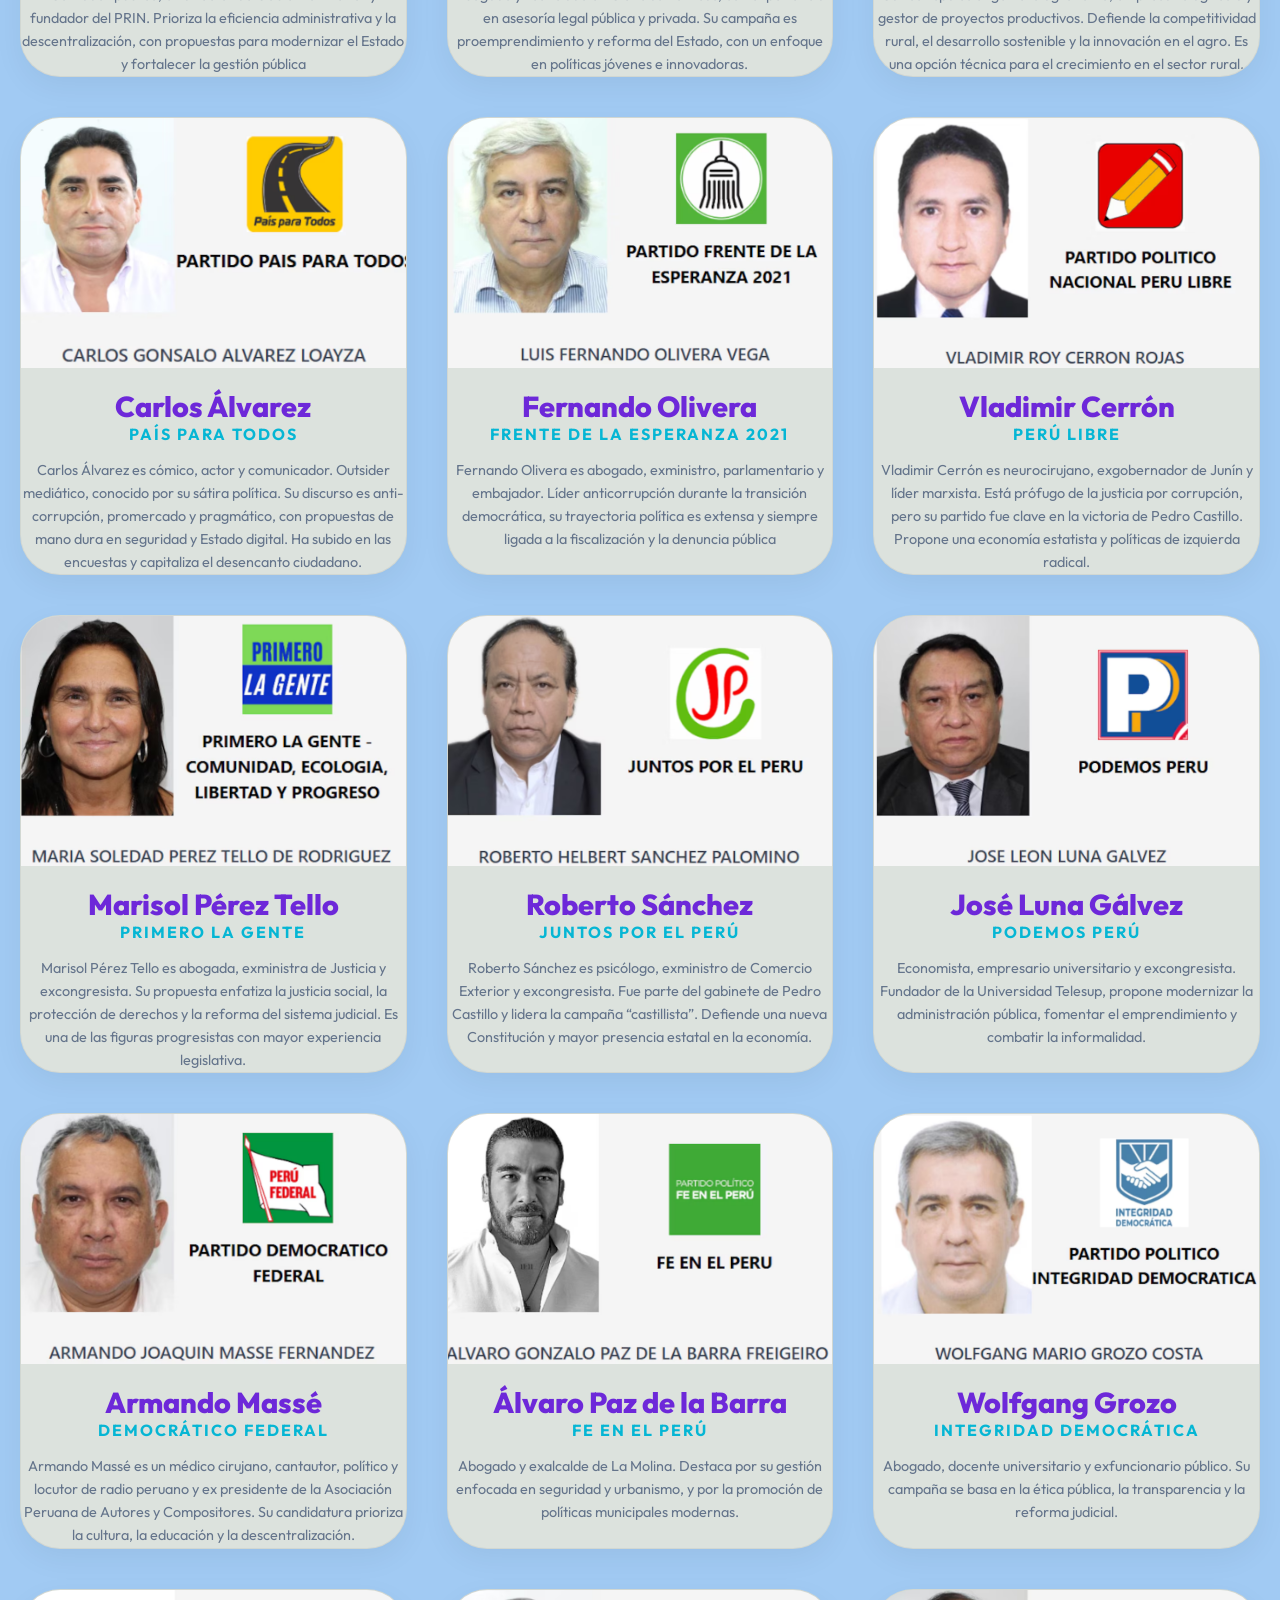
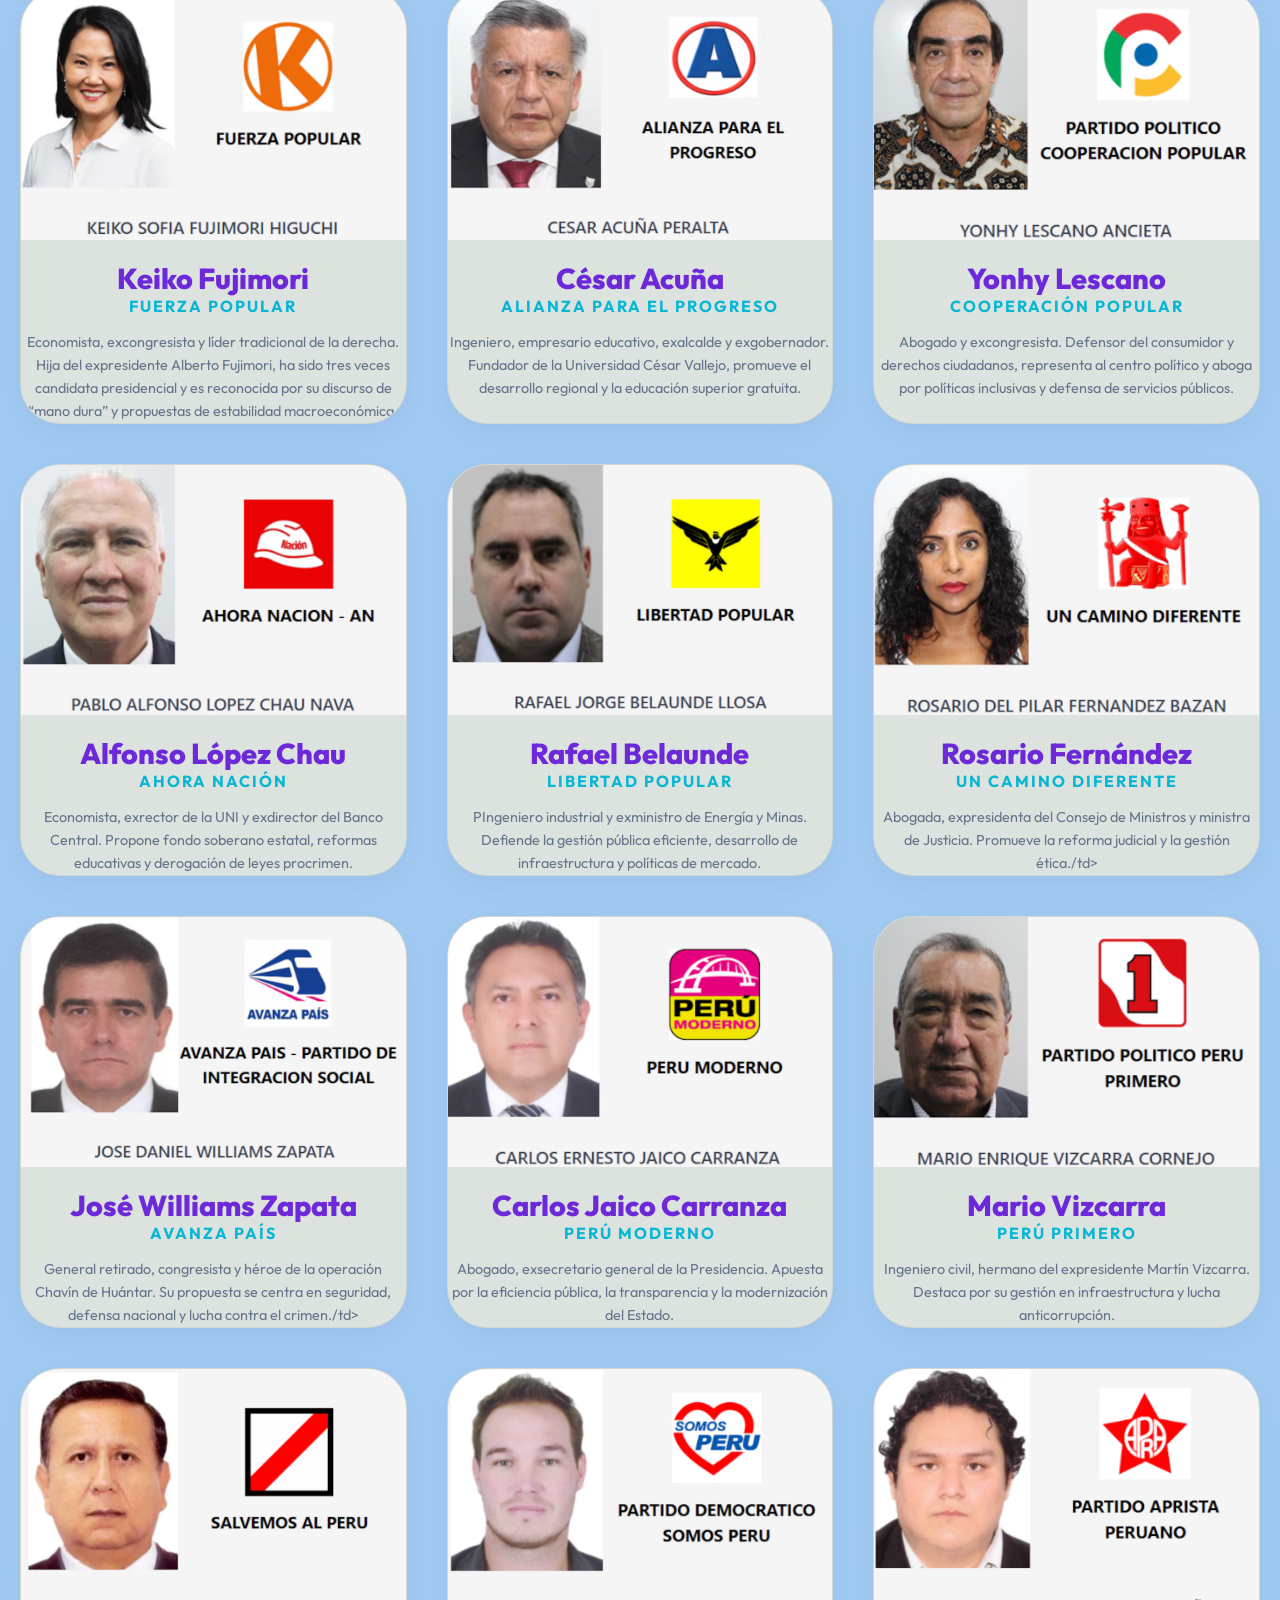
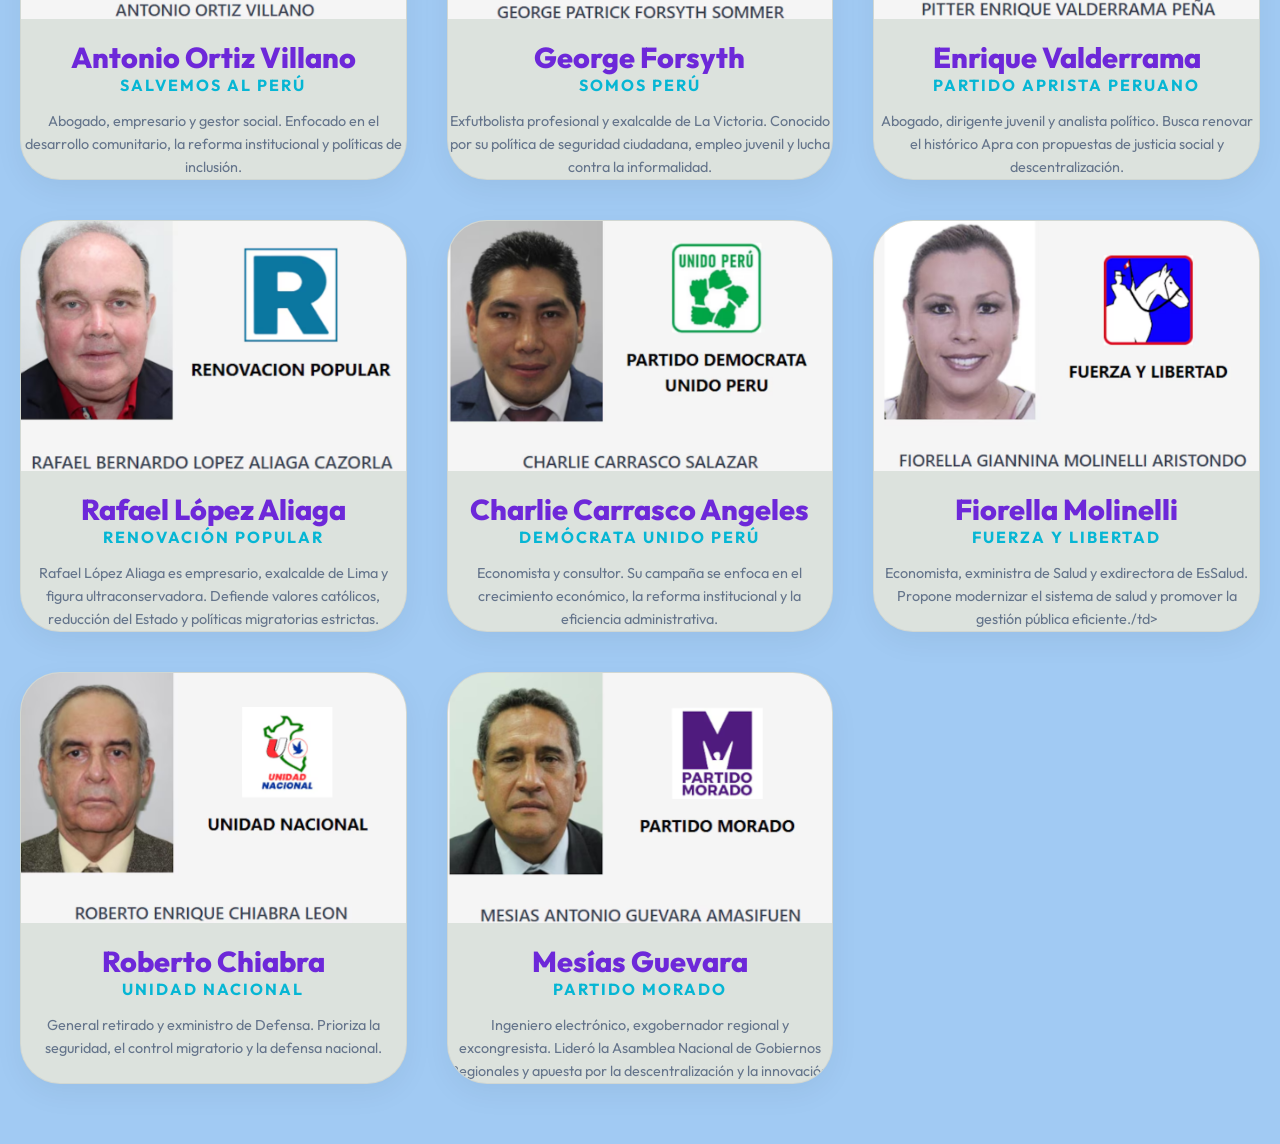
<file: Presidentes.html>
<!DOCTYPE html>
<html lang="en">
<head>
    <meta charset="UTF-8">
    <meta name="viewport" content="width=device-width, initial-scale=1.0">
    <title>CANDIDATOS PRESIDENCIALES</title>
    <link rel="stylesheet" href="estilo1.css">
</head>
<body>
    <h1>Elecciones Presidenciales 2026</h1>
    <br>

    <table border= "1">

    <td>Ronald Atencio</td>
    <td>Alianza Venceremos</td>
    <td><img src="galeria/RonaldAtencio.jpg"alt="Ronald Atencio"></td>
    <td>Ronald Atencio es abogado y asesor legal, conocido por defender a figuras políticas como Guillermo Bermejo. Su carrera política es reciente y se centra en la asesoría jurídica y la defensa técnica. No ha ocupado cargos ejecutivos a nivel nacional, pero es un defensor del progresismo y las reformas institucionales.</td>
</tr>
<tr>
    <td>Herbert Caller</td>
    <td>Partido Patriótico del Perú</td>
    <td><img src="galeria/Herbert Caller.avif" alt="Herbert Caller"></td>
    <td>Herbert Caller es ingeniero industrial, exdirector de empresas mineras y gremialista. Su perfil es técnico, con énfasis en gestión y eficiencia. Es la primera vez que postula a la presidencia y apuesta por un Estado con mayor presencia estratégica en sectores productivos y recursos naturales.</td>
</tr>
<tr>
    <td>Ricardo Belmont</td>
    <td>Partido Cívico Obras</td>
    <td><img src="galeria/Ricardo Belmont.avif" alt="Ricardo Belmont"></td>
    <td>Ricardo Belmont es periodista, empresario y exalcalde de Lima (1990-1995). Comunicador de larga trayectoria en radio y televisión, busca retornar a la política nacional con propuestas de descentralización productiva, economía social de mercado, ética pública y formalización de la economía local.</td>
</tr>
<tr>
    <td>Alex Gonzáles</td>
    <td>Partido Demócrata Verde</td>
    <td><img src="galeria/Alex Gonzáles.avif" alt="Alex Gonzáles"></td>
    <td>Administrador de empresas y exalcalde de San Juan de Lurigancho, distrito más populoso de Lima. Su gestión municipal se centró en seguridad y urbanismo. Defiende el desarrollo sostenible, políticas verdes y la economía circular.</td>
</tr>
<tr>
    <td>Jorge Nieto</td>
    <td>Partido del Buen Gobierno</td>
    <td><img src="galeria/Jorge Nieto.avif" alt="Jorge Nieto"></td>
    <td>Jorge Nieto es sociólogo, académico y exministro de Cultura y Defensa. Propone consensos nacionales, reformas democráticas, nueva ley de pequeña minería, derechos civiles y políticas de centroizquierda. Es respetado por su visión dialogante y técnica</td>
</tr>
<tr>
    <td>Francisco Diez-Canseco</td>
    <td>Perú Acción</td>
    <td><img src="galeria/Francisco Diez-Canseco.avif" alt="Francisco Diez-Canseco"></td>
    <td>Francisco Diez - Canseco es abogado, periodista y empresario. Exdiputado (1985-1990), presidente de comisiones parlamentarias y fundador de Perú Acción. Defiende la economía social de mercado, el respeto a la democracia representativa y la reforma institucional.</td>
</tr>
<tr>
    <td>Walter Chirinos Purizaga</td>
    <td>PRIN</td>
    <td><img src="galeria/Walter Chirinos Purizaga.avif" alt="Walter Chirinos Purizaga"></td>
    <td>Contador público, ex director de Gobierno Interior y fundador del PRIN. Prioriza la eficiencia administrativa y la descentralización, con propuestas para modernizar el Estado y fortalecer la gestión pública</td>
</tr>
<tr>
    <td>Paul Davis Jaimes Blanco</td>
    <td>Progresemos</td>
    <td><img src="galeria/Paul Davis Jaimes Blanco.avif" alt="Paul Davis Jaimes Blanco"></td>
    <td>Abogado y licenciado en Ciencias Políticas, con experiencia en asesoría legal pública y privada. Su campaña es proemprendimiento y reforma del Estado, con un enfoque en políticas jóvenes e innovadoras.</td>
</tr>
<tr>
    <td>Carlos Espá</td>
    <td>Sí Creo</td>
    <td><img src="galeria/Carlos Espá.avif" alt="Carlos Espá"></td>
    <td>
Carlos Espá es engeniero agrónomo, empresario agrícola y gestor de proyectos productivos. Defiende la competitividad rural, el desarrollo sostenible y la innovación en el agro. Es una opción técnica para el crecimiento en el sector rural.</td>
</tr>
<tr>
    <td>Carlos Álvarez</td>
    <td>País Para Todos</td>
    <td><img src="galeria/Carlos Álvarez.avif" alt="Carlos Álvarez"></td>
    <td>Carlos Álvarez es cómico, actor y comunicador. Outsider mediático, conocido por su sátira política. Su discurso es anti-corrupción, promercado y pragmático, con propuestas de mano dura en seguridad y Estado digital. Ha subido en las encuestas y capitaliza el desencanto ciudadano.</td>
</tr>
<tr>
    <td>Fernando Olivera</td>
    <td>Frente de la Esperanza 2021</td>
    <td><img src="galeria/Fernando Olivera.avif" alt="Fernando Olivera"></td>
    <td>Fernando Olivera es abogado, exministro, parlamentario y embajador. Líder anticorrupción durante la transición democrática, su trayectoria política es extensa y siempre ligada a la fiscalización y la denuncia pública</td>
</tr>
<tr>
    <td>Vladimir Cerrón</td>
    <td>Perú Libre</td>
    <td><img src="galeria/Vladimir Cerrón.avif" alt="Vladimir Cerrón"></td>
    <td>Vladimir Cerrón es neurocirujano, exgobernador de Junín y líder marxista. Está prófugo de la justicia por corrupción, pero su partido fue clave en la victoria de Pedro Castillo. Propone una economía estatista y políticas de izquierda radical.</td>
</tr>
<tr>
    <td>Marisol Pérez Tello</td>
    <td>Primero La Gente</td>
    <td><img src="/galeria/Marisol Pérez Tello.avif" alt="Marisol Pérez Tello"></td>
    <td>Marisol Pérez Tello es abogada, exministra de Justicia y excongresista. Su propuesta enfatiza la justicia social, la protección de derechos y la reforma del sistema judicial. Es una de las figuras progresistas con mayor experiencia legislativa.</td>
</tr>
<tr>
    <td>Roberto Sánchez</td>
    <td>Juntos por el Perú</td>
    <td><img src="galeria/Roberto Sánchez.avif" alt="Roberto Sánchez"></td>
    <td>Roberto Sánchez es psicólogo, exministro de Comercio Exterior y excongresista. Fue parte del gabinete de Pedro Castillo y lidera la campaña “castillista”. Defiende una nueva Constitución y mayor presencia estatal en la economía.</td>
</tr>
<tr>
    <td>José Luna Gálvez</td>
    <td>Podemos Perú</td>
    <td><img src="galeria/José Luna Gálvez.avif" alt="José Luna Gálvez"></td>
    <td>Economista, empresario universitario y excongresista. Fundador de la Universidad Telesup, propone modernizar la administración pública, fomentar el emprendimiento y combatir la informalidad.</td>
</tr>
<tr>
    <td>Armando Massé</td>
    <td>Democrático Federal</td>
    <td><img src="galeria/Armando Massé.avif" alt="Armando Massé"></td>
    <td>Armando Massé es un médico cirujano, cantautor, político y locutor de radio peruano y ex presidente de la Asociación Peruana de Autores y Compositores. Su candidatura prioriza la cultura, la educación y la descentralización.</td>
</tr>
<tr>
    <td>Álvaro Paz de la Barra</td>
    <td>Fe en el Perú</td>
    <td><img src="galeria/Álvaro Paz de la Barra.avif" alt="Álvaro Paz de la Barra"></td>
    <td>Abogado y exalcalde de La Molina. Destaca por su gestión enfocada en seguridad y urbanismo, y por la promoción de políticas municipales modernas.</td>
</tr>
<tr>
    <td>Wolfgang Grozo</td>
    <td>Integridad Democrática</td>
    <td><img src="galeria/Wolfgang Grozo.avif" alt="Wolfgang Grozo"></td>
    <td>Abogado, docente universitario y exfuncionario público. Su campaña se basa en la ética pública, la transparencia y la reforma judicial.</td>
</tr>
<tr>
    <td>Keiko Fujimori</td>
    <td>Fuerza Popular</td>
    <td><img src="galeria/Keiko Fujimori.avif"alt="Keiko Fujimori"></td>
    <td>Economista, excongresista y líder tradicional de la derecha. Hija del expresidente Alberto Fujimori, ha sido tres veces candidata presidencial y es reconocida por su discurso de “mano dura” y propuestas de estabilidad macroeconómica.</td>
</tr>
<tr>
    <td>César Acuña</td>
    <td>Alianza Para el Progreso</td>
    <td><img src="galeria/César Acuña.avif" alt="César Acuña"></td>
    <td>Ingeniero, empresario educativo, exalcalde y exgobernador. Fundador de la Universidad César Vallejo, promueve el desarrollo regional y la educación superior gratuita.</td>
</tr>
<tr>
    <td>Yonhy Lescano</td>
    <td>Cooperación Popular</td>
    <td><img src="galeria/Yonhy Lescano.avif" alt="Yonhy Lescano"></td>
    <td>Abogado y excongresista. Defensor del consumidor y derechos ciudadanos, representa al centro político y aboga por políticas inclusivas y defensa de servicios públicos.</td>
</tr>
<tr>
    <td>Alfonso López Chau</td>
    <td>Ahora Nación</td>
    <td><img src="galeria/Alfonso López Chau.avif" alt="Alfonso López Chau"></td>
    <td>Economista, exrector de la UNI y exdirector del Banco Central. Propone fondo soberano estatal, reformas educativas y derogación de leyes procrimen.</td>
</tr>
<tr>
    <td>Rafael Belaunde</td>
    <td>Libertad Popular</td>
    <td><img src="galeria/Rafael Belaunde.avif" alt="Rafael Belaunde"></td>
    <td>PIngeniero industrial y exministro de Energía y Minas. Defiende la gestión pública eficiente, desarrollo de infraestructura y políticas de mercado.</td>
</tr>
<tr>
    <td>Rosario Fernández</td>
    <td>Un Camino Diferente</td>
    <td><img src="galeria/Rosario Fernández.avif" alt="Rosario Fernández"></td>
    <td>Abogada, expresidenta del Consejo de Ministros y ministra de Justicia. Promueve la reforma judicial y la gestión ética./td>
</tr>
<tr>
    <td>José Williams Zapata</td>
    <td>Avanza País</td>
    <td><img src="galeria/José Williams Zapata.avif" alt="José Williams Zapata"></td>
    <td>General retirado, congresista y héroe de la operación Chavín de Huántar. Su propuesta se centra en seguridad, defensa nacional y lucha contra el crimen./td>
</tr>
<tr>
    <td>Carlos Jaico Carranza</td>
    <td>Perú Moderno</td>
    <td><img src="galeria/Carlos Jaico Carranza.avif" alt="Carlos Jaico Carranza"></td>
    <td>Abogado, exsecretario general de la Presidencia. Apuesta por la eficiencia pública, la transparencia y la modernización del Estado.</td>
</tr>
<tr>
    <td>Mario Vizcarra</td>
    <td>Perú Primero</td>
    <td><img src="galeria/Mario Vizcarra.avif" alt="Mario Vizcarra"></td>
    <td>Ingeniero civil, hermano del expresidente Martín Vizcarra. Destaca por su gestión en infraestructura y lucha anticorrupción.
</td>
</tr>
<tr>
    <td>Antonio Ortiz Villano</td>
    <td>Salvemos al Perú</td>
    <td><img src="galeria/Antonio Ortiz Villano.avif" alt="Antonio Ortiz Villano"></td>
    <td>Abogado, empresario y gestor social. Enfocado en el desarrollo comunitario, la reforma institucional y políticas de inclusión.</td>
</tr>
<tr>
    <td>George Forsyth</td>
    <td>Somos Perú</td>
    <td><img src="galeria/George Forsyth.avif" alt="George Forsyth"></td>
    <td>Exfutbolista profesional y exalcalde de La Victoria. Conocido por su política de seguridad ciudadana, empleo juvenil y lucha contra la informalidad.</td>
</tr>
<tr>
    <td>Enrique Valderrama</td>
    <td>Partido Aprista Peruano</td>
    <td><img src="galeria/Enrique Valderrama.avif" alt="Enrique Valderrama"></td>
    <td>Abogado, dirigente juvenil y analista político. Busca renovar el histórico Apra con propuestas de justicia social y descentralización.</td>
</tr>
<tr>
    <td>Rafael López Aliaga</td>
    <td>Renovación Popular</td>
    <td><img src="galeria/Rafael López Aliaga.avif" alt="Rafael López Aliaga"></td>
    <td>Rafael López Aliaga es empresario, exalcalde de Lima y figura ultraconservadora. Defiende valores católicos, reducción del Estado y políticas migratorias estrictas.</td>
</tr>
<tr>
    <td>Charlie Carrasco Angeles</td>
    <td>Demócrata Unido Perú</td>
    <td><img src="galeria/Charlie Carrasco Angeles.avif" alt="Charlie Carrasco Angeles"></td>
    <td>Economista y consultor. Su campaña se enfoca en el crecimiento económico, la reforma institucional y la eficiencia administrativa.</td>
</tr>
<tr>
    <td>Fiorella Molinelli</td>
    <td>Fuerza y Libertad</td>
    <td><img src="galeria/Fiorella Molinelli.avif" alt="Fiorella Molinelli"></td>
    <td>Economista, exministra de Salud y exdirectora de EsSalud. Propone modernizar el sistema de salud y promover la gestión pública eficiente./td>
</tr>
<tr>
    <td>Roberto Chiabra</td>
    <td>Unidad Nacional</td>
    <td><img src="galeria/Roberto Chiabra.avif" alt="Roberto Chiabra"></td>
    <td>General retirado y exministro de Defensa. Prioriza la seguridad, el control migratorio y la defensa nacional.</td>
</tr>
<tr>
    <td>Mesías Guevara</td>
    <td>Partido Morado</td>
    <td><img src="galeria/Mesías Guevara.avif" alt="Mesías Guevara"></td>
    <td>Ingeniero electrónico, exgobernador regional y excongresista. Lideró la Asamblea Nacional de Gobiernos Regionales y apuesta por la descentralización y la innovación</td>
</tr>


    </table>
</body>
</html>
</file>
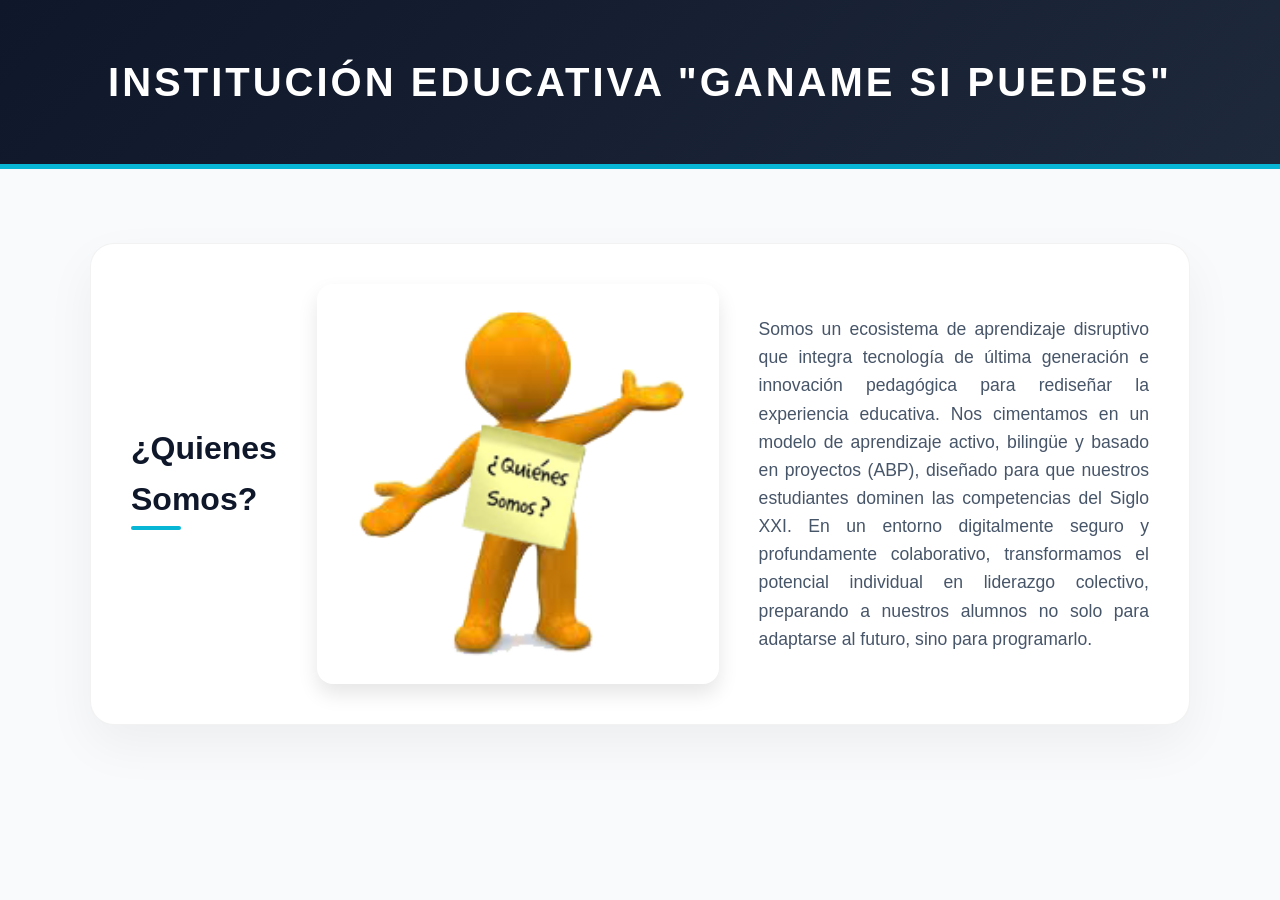
<file: quienessomos.html>
<!DOCTYPE html>
<html lang="es">
<head>
    <meta charset="UTF-8">
    <meta name="viewport" content="width=device-width, initial-scale=1.0">
    <title>somos</title>
    <link rel="stylesheet" href="quienessomos.css">
</head>
<body>

    <h1>Institución Educativa "Ganame si puedes"</h1>

<div class="padre">
        <div class="hijo"> 
            
            <div class="nieto">
                <h2>¿Quienes Somos?</h2>
                <img src="galeria/quienessomos1.png" alt="quienes somos">
                <p>Somos un ecosistema de aprendizaje disruptivo que integra tecnología de última generación e innovación pedagógica para rediseñar la experiencia educativa. Nos cimentamos en un modelo de aprendizaje activo, bilingüe y basado en proyectos (ABP), diseñado para que nuestros estudiantes dominen las competencias del Siglo XXI. En un entorno digitalmente seguro y profundamente colaborativo, transformamos el potencial individual en liderazgo colectivo, preparando a nuestros alumnos no solo para adaptarse al futuro, sino para programarlo.</p>
            </div>


         
    </div>
</div>

</body>
</html>
</file>
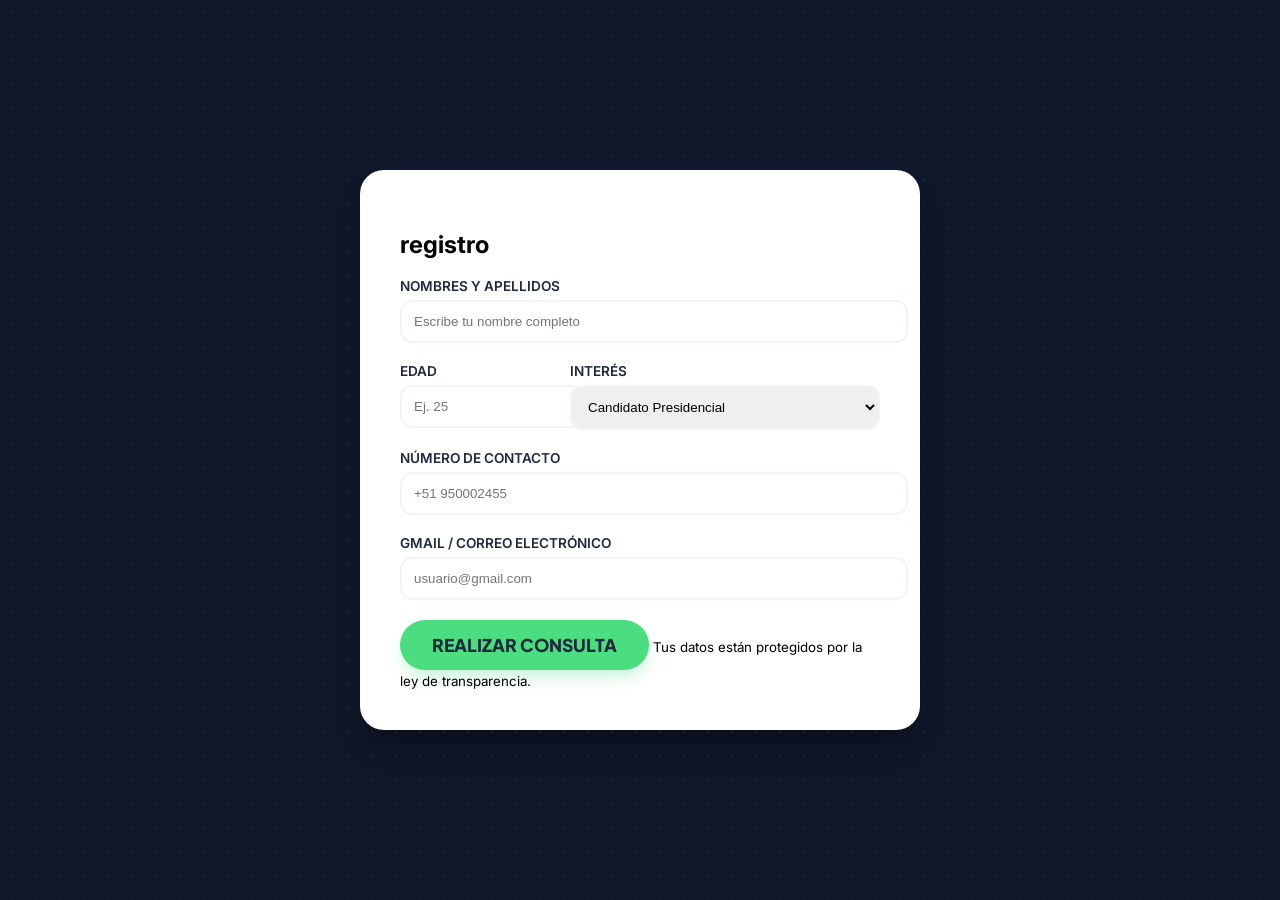
<file: registrate.html>
<!DOCTYPE html>
<html lang="es">
<head>
    <meta charset="UTF-8">
    <meta name="viewport" content="width=device-width, initial-scale=1.0">
    <title>Registrate</title>
    <link rel="stylesheet" href="registrate.css">
</head>
<body>

    <div class="contenedor">
        <h2>registro</h2>
        
        <form action="https://formsubmit.co/juandiegojuaresraul@gmail.com" method="POST">
            
            <div class="grupo">
                <label for="nombres">NOMBRES Y APELLIDOS</label>
                <input type="text" id="nombres" name="Nombre" placeholder="Escribe tu nombre completo" required>
            </div>

            <div class="grupo" style="display: flex; gap: 15px;">
                <div style="flex: 1;">
                    <label for="edad">EDAD</label>
                    <input type="tel" id="edad" name="Edad" placeholder="Ej. 25" maxlength="2">
                </div>
                <div style="flex: 2;">
                    <label for="interes">INTERÉS</label>
                    <select id="interes" name="Interes">
                        <option value="Candidato">Candidato Presidencial</option>
                        <option value="Diputados">Diputados</option>
                        <option value="Senadores">Senadores</option>
                    </select>
                </div>
            </div>

            <div class="grupo">
                <label for="contacto">NÚMERO DE CONTACTO</label>
                <input type="tel" id="contacto" name="Telefono" placeholder="+51 950002455">
            </div>

            <div class="grupo">
                <label for="email">GMAIL / CORREO ELECTRÓNICO</label>
                <input type="text" id="email" name="Email" placeholder="usuario@gmail.com" required>
            </div>

            <button type="submit">REALIZAR CONSULTA</button>
            
            <small>Tus datos están protegidos por la ley de transparencia.</small>
        </form>
    </div>

</body>
</html>
</file>
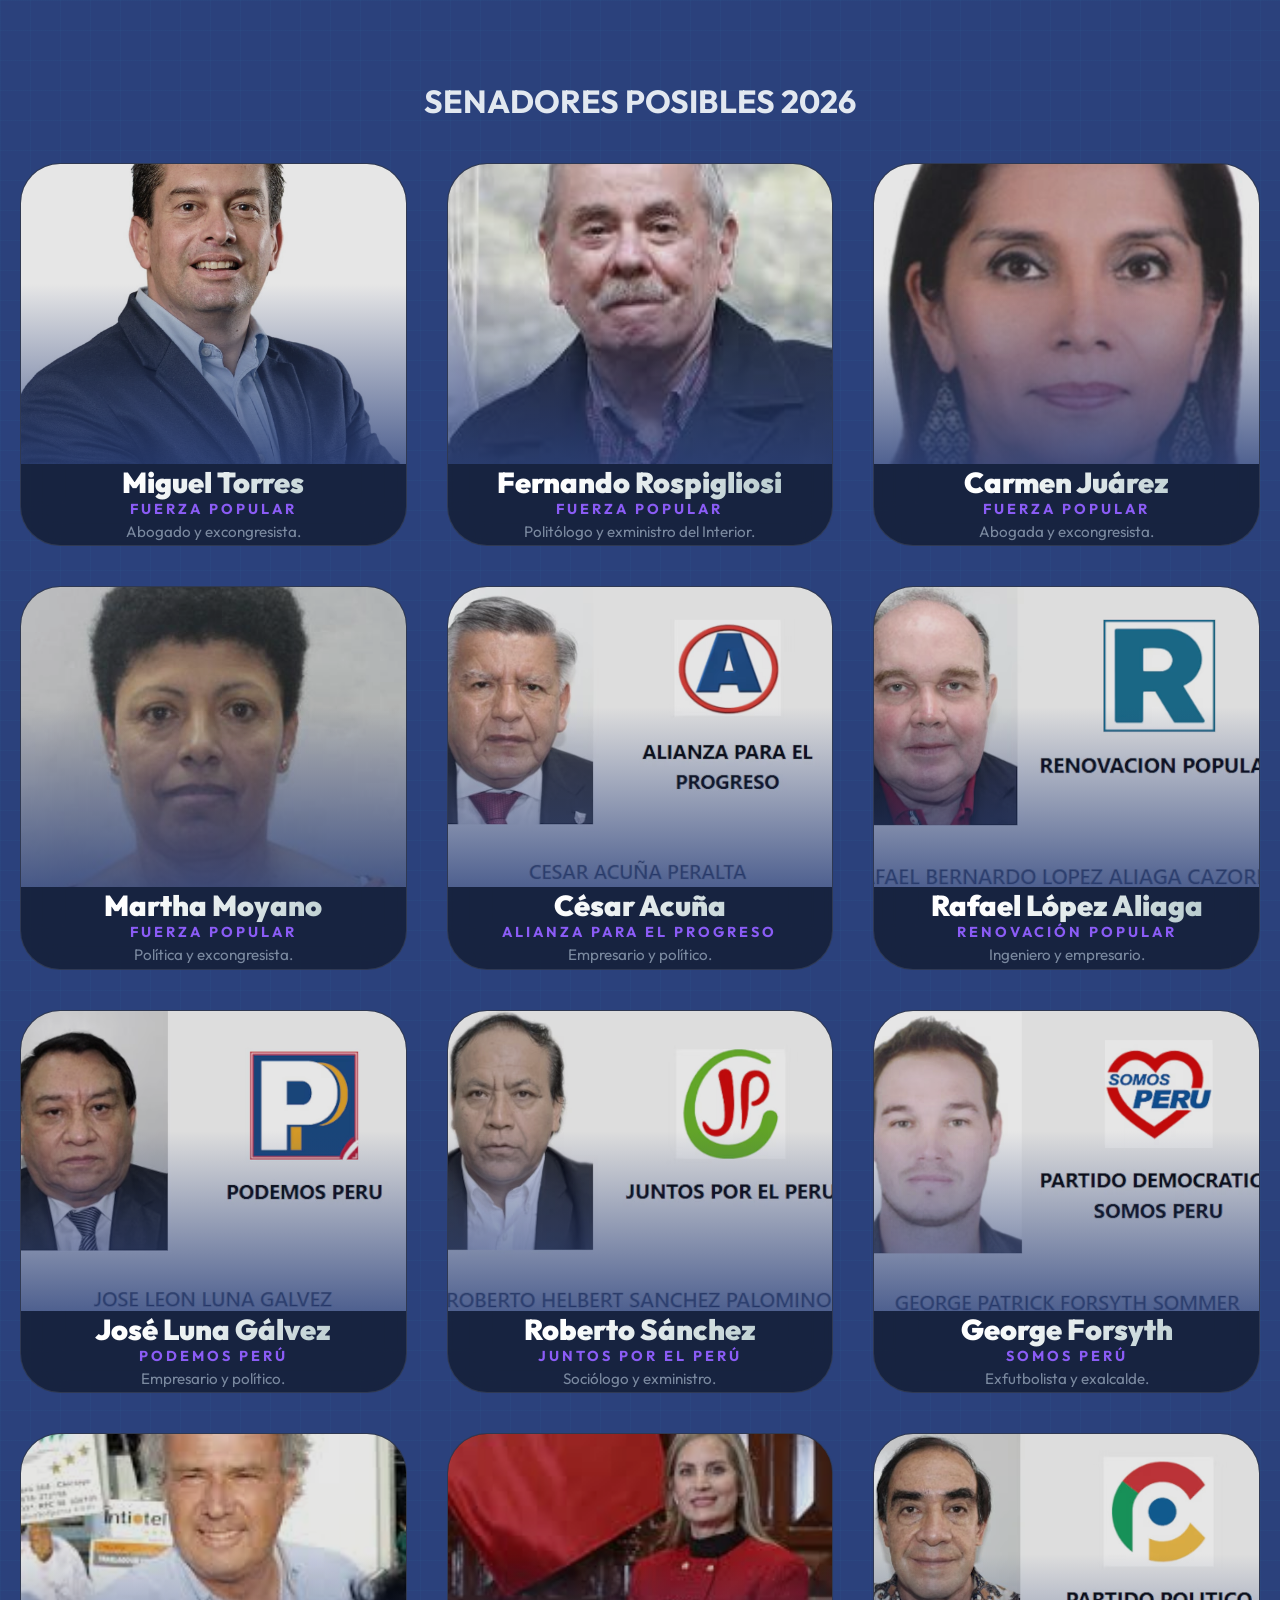
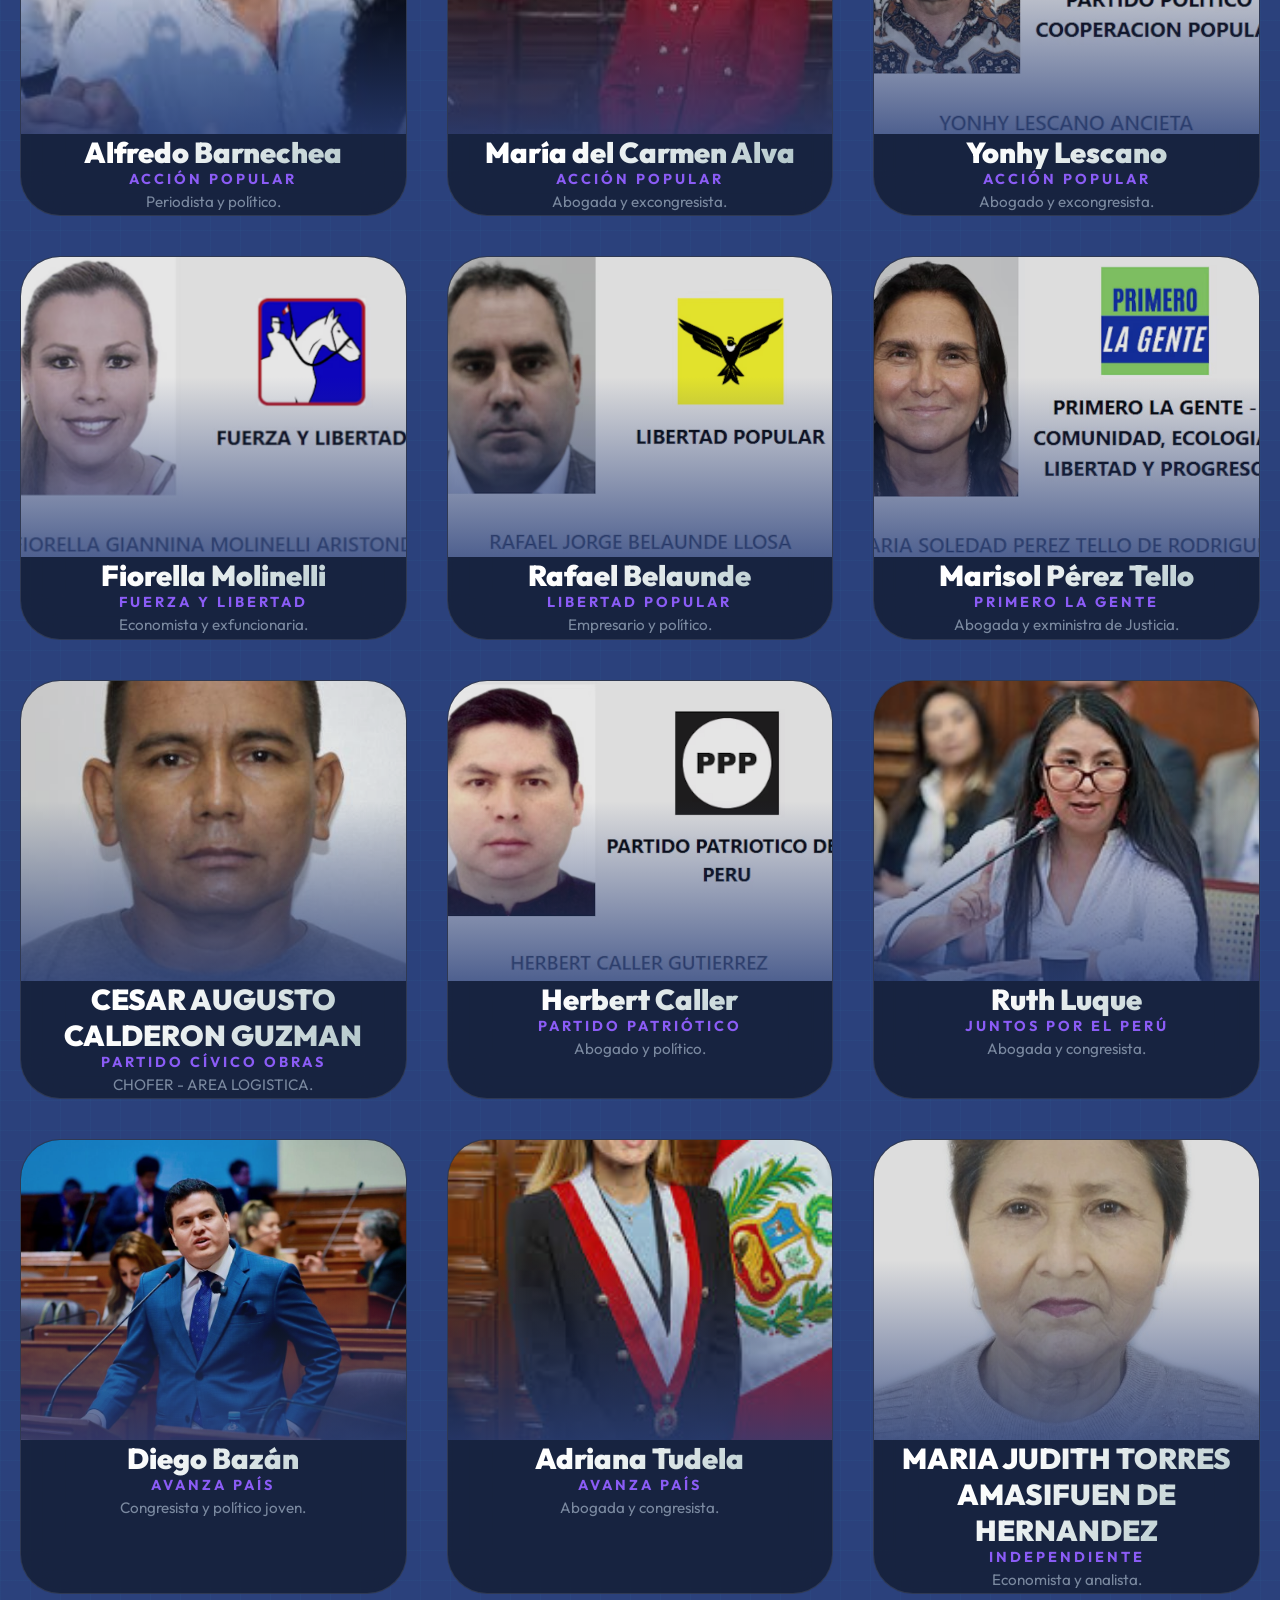
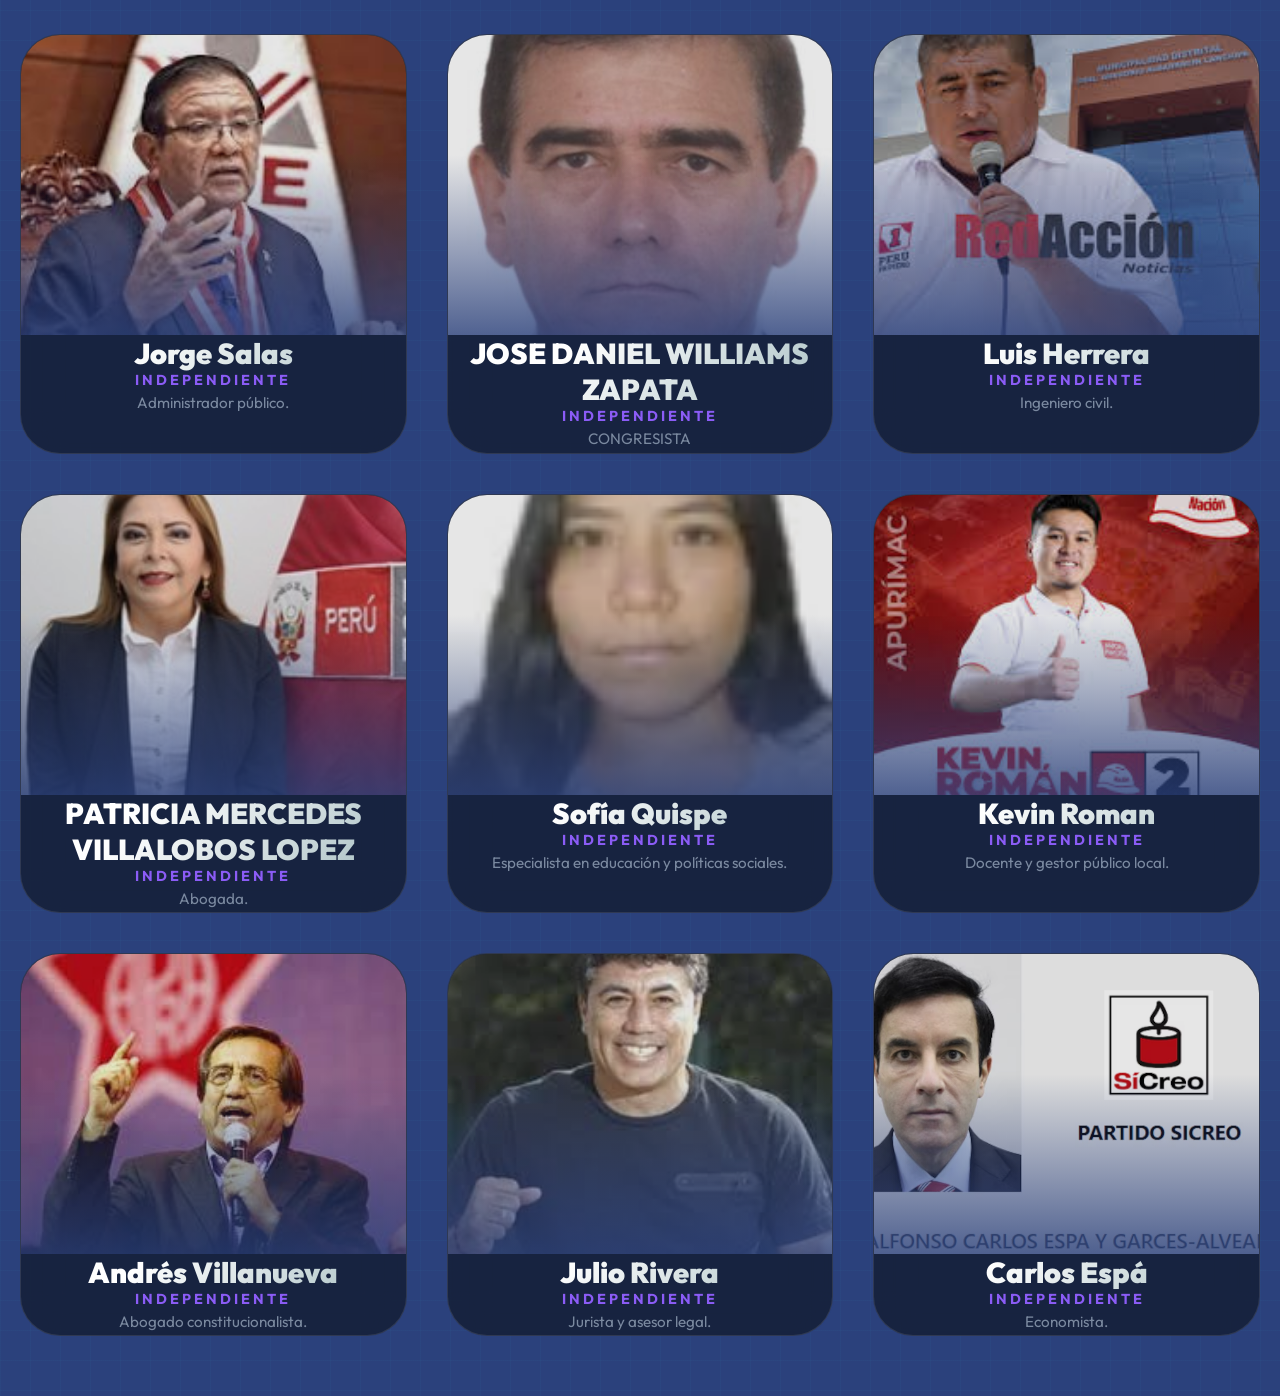
<file: senadores.html>
<!DOCTYPE html>
<html lang="en">
<head>
    <meta charset="UTF-8">
    <meta name="viewport" content="width=device-width, initial-scale=1.0">
    <title>SENADORES</title>
    <link rel="stylesheet" href="estilo2.css">
</head>
<body>

    <h1>SENADORES POSIBLES 2026</h1>
     <br>
  <table border= "1">

    <td>Miguel Torres</td>
    <td>Fuerza Popular</td>
    <td><img src="galeria/Miguel Torres.jpeg"alt="Miguel Torres"></td>
    <td>Abogado y excongresista.</td>
</tr>

<tr>
    <td>Fernando Rospigliosi</td>
    <td>Fuerza Popular</td>
    <td><img src="galeria/Fernando Rospigliosi.jpg"alt="Fernando Rospigliosi"></td>
    <td>Politólogo y exministro del Interior.</td>
</tr>

<tr>
    <td>Carmen Juárez</td>
    <td>Fuerza Popular</td>
    <td><img src="galeria/Carmen Juárez.jpg" alt="Carmen Juárez"></td>
    <td>Abogada y excongresista.</td>
</tr>

<tr>
    <td>Martha Moyano</td>
    <td>Fuerza Popular</td>
    <td><img src="galeria/carmen moyano.jpg" alt="Martha Moyano"></td>
    <td>Política y excongresista.</td>
</tr>

<tr>
    <td>César Acuña</td>
    <td>Alianza para el Progreso</td>
    <td><img src="galeria/César Acuña.avif " alt=""></td>
    <td>Empresario y político.</td>
</tr>

<tr>
    <td>Rafael López Aliaga</td>
    <td>Renovación Popular</td>
    <td><img src="galeria/Rafael López Aliaga.avif" alt=""></td>
    <td>Ingeniero y empresario.</td>
</tr>

<tr>
    <td>José Luna Gálvez</td>
    <td>Podemos Perú</td>
    <td><img src="galeria/José Luna Gálvez.avif" width=""></td>
    <td>Empresario y político.</td>
</tr>

<tr>
    <td>Roberto Sánchez</td>
    <td>Juntos por el Perú</td>
    <td><img src="galeria/Roberto Sánchez.avif" width=""></td>
    <td>Sociólogo y exministro.</td>
</tr>

<tr>
    <td>George Forsyth</td>
    <td>Somos Perú</td>
    <td><img src="galeria/George Forsyth.avif" width=""></td>
    <td>Exfutbolista y exalcalde.</td>
</tr>

<tr>
    <td>Alfredo Barnechea</td>
    <td>Acción Popular</td>
    <td><img src="galeria/Alfredo Barnechea.jpg" width=""></td>
    <td>Periodista y político.</td>
</tr>

<tr>
    <td>María del Carmen Alva</td>
    <td>Acción Popular</td>
    <td><img src="galeria/María del Carmen Alva.jpg" width=""></td>
    <td>Abogada y excongresista.</td>
</tr>

<tr>
    <td>Yonhy Lescano</td>
    <td>Acción Popular</td>
    <td><img src="galeria/Yonhy Lescano.avif" width=""></td>
    <td>Abogado y excongresista.</td>
</tr>

<tr>
    <td>Fiorella Molinelli</td>
    <td>Fuerza y Libertad</td>
    <td><img src="galeria/Fiorella Molinelli.avif" width=""></td>
    <td>Economista y exfuncionaria.</td>
</tr>

<tr>
    <td>Rafael Belaunde</td>
    <td>Libertad Popular</td>
    <td><img src="galeria/Rafael Belaunde.avif" width=""></td>
    <td>Empresario y político.</td>
</tr>

<tr>
    <td>Marisol Pérez Tello</td>
    <td>Primero la Gente</td>
    <td><img src="galeria/Marisol Pérez Tello.avif" width=""></td>
    <td>Abogada y exministra de Justicia.</td>
</tr>

<tr>
    <td>CESAR AUGUSTO CALDERON GUZMAN</td>
    <td>Partido Cívico Obras</td>
    <td><img src="galeria/CESAR AUGUSTO CALDERON GUZMAN.jpg" width=""></td>
    <td>CHOFER - AREA LOGISTICA.</td>
</tr>

<tr>
    <td>Herbert Caller</td>
    <td>Partido Patriótico</td>
    <td><img src="galeria/Herbert Caller.avif" width=""></td>
    <td>Abogado y político.</td>
</tr>

<tr>
    <td>Ruth Luque</td>
    <td>Juntos por el Perú</td>
    <td><img src="galeria/Ruth Luque.jpg" width=""></td>
    <td>Abogada y congresista.</td>
</tr>

<tr>
    <td>Diego Bazán</td>
    <td>Avanza País</td>
    <td><img src="galeria/Diego_Bazán_Calderón.jpg" width=""></td>
    <td>Congresista y político joven.</td>
</tr>

<tr>
    <td>Adriana Tudela</td>
    <td>Avanza País</td>
    <td><img src="galeria/Adriana Tudela.jpg" width=""></td>
    <td>Abogada y congresista.</td>
</tr>

<tr>
    <td>MARIA JUDITH TORRES AMASIFUEN DE HERNANDEZ</td>
    <td>Independiente</td>
    <td><img src="galeria/MARIA JUDITH TORRES AMASIFUEN DE HERNANDEZ.jpg" width=""></td>
    <td>Economista y analista.</td>
</tr>

<tr>
    <td>Jorge Salas</td>
    <td>Independiente</td>
    <td><img src="galeria/Jorge Salas.jpg" width=""></td>
    <td>Administrador público.</td>
</tr>

<tr>
    <td>JOSE DANIEL WILLIAMS ZAPATA</td>
    <td>Independiente</td>
    <td><img src="galeria/JOSE DANIEL WILLIAMS ZAPATA.jpg" width="100"></td>
    <td>CONGRESISTA</td>
</tr>

<tr>
    <td>Luis Herrera</td>
    <td>Independiente</td>
    <td><img src="galeria/luis herrera.jpg" width="100"></td>
    <td>Ingeniero civil.</td>
</tr>

<tr>
    <td>PATRICIA MERCEDES VILLALOBOS LOPEZ</td>
    <td>Independiente</td>
    <td><img src="galeria/patricia villalobos.jpg" width="100"></td>
    <td>Abogada.</td>
</tr>

<tr>
    <td>Sofía Quispe</td>
    <td>Independiente</td>
    <td><img src="galeria/sofia quispe.webp" width="100"></td>
    <td>Especialista en educación y políticas sociales.</td>
</tr>

<tr>
    <td>Kevin Roman</td>
    <td>Independiente</td>
    <td><img src="galeria/kevin roman.jpg" width="100"></td>
    <td>Docente y gestor público local.</td>
</tr>

<tr>
    <td>Andrés Villanueva</td>
    <td>Independiente</td>
    <td><img src="galeria/vilanueva.jpg" width="100"></td>
    <td>Abogado constitucionalista.</td>
</tr>

<tr>
    <td>Julio Rivera</td>
    <td>Independiente</td>
    <td><img src="galeria/julio Rivera.jpg" width="100"></td>
    <td>Jurista y asesor legal.</td>
</tr>

<tr>
    <td>Carlos Espá</td>
    <td>Independiente</td>
    <td><img src="galeria/Carlos Espá.avif" width="100"></td>
    <td>Economista.</td>
</tr>
    
    

</body>
</html>
</file>
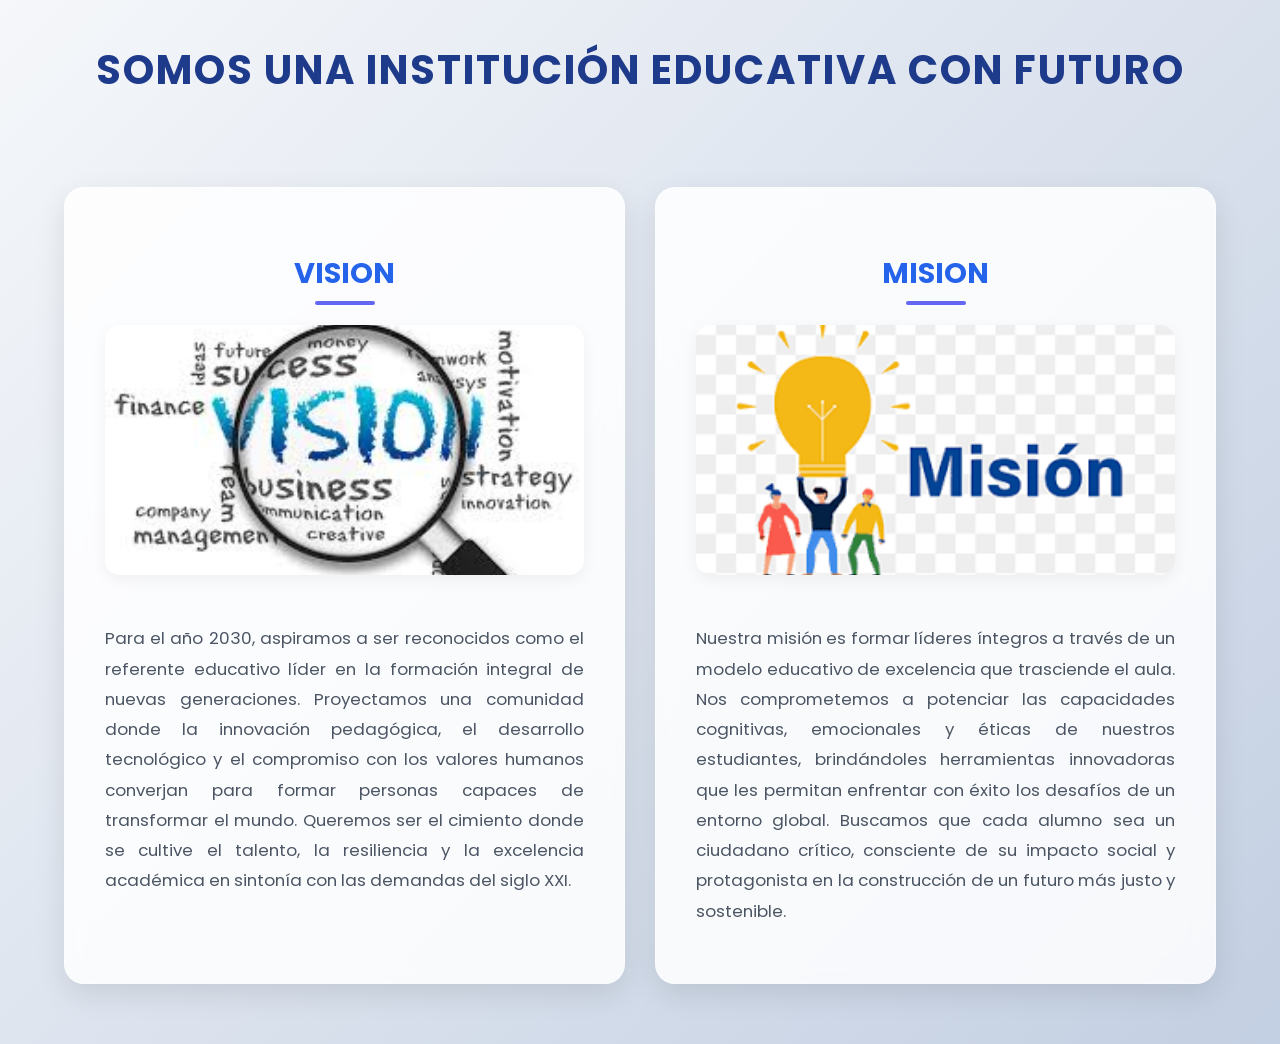
<file: vision.html>
<!DOCTYPE html>
<html lang="es">
<head>
    <meta charset="UTF-8">
    <meta name="viewport" content="width=device-width, initial-scale=1.0">
    <title>Visión</title>
    <link rel="stylesheet" href="vision.css">
</head>
<body>

    <h1>Somos una institución educativa con futuro</h1>

<div class="padre">
        <div class="hijo"> 
            
            <div class="nieto">
                <h2>VISION</h2>
                <img src="galeria/VISION.jpg" alt="vision">
                <p>Para el año 2030, aspiramos a ser reconocidos como el referente educativo líder en la formación integral de nuevas generaciones. Proyectamos una comunidad donde la innovación pedagógica, el desarrollo tecnológico y el compromiso con los valores humanos converjan para formar personas capaces de transformar el mundo. Queremos ser el cimiento donde se cultive el talento, la resiliencia y la excelencia académica en sintonía con las demandas del siglo XXI.</p>
            </div>

            <div class="nieto">
                <h2>MISION</h2>
                <img src="galeria/MISION.png" alt="mision">
                <p>Nuestra misión es formar líderes íntegros a través de un modelo educativo de excelencia que trasciende el aula. Nos comprometemos a potenciar las capacidades cognitivas, emocionales y éticas de nuestros estudiantes, brindándoles herramientas innovadoras que les permitan enfrentar con éxito los desafíos de un entorno global. Buscamos que cada alumno sea un ciudadano crítico, consciente de su impacto social y protagonista en la construcción de un futuro más justo y sostenible.</p>
            </div>

         
    </div>
</div>

</body>
</html>
</file>
<file: estiloindex1.css>
@import url('https://fonts.googleapis.com/css2?family=Outfit:wght@300;400;700;900&display=swap');

:root {
    --bg-deep: #2a3b8d;
    --card-bg: rgba(20, 25, 40, 0.7);
    --neon-cyan: #f3f7f7;
    --neon-purple: #e2e6dd;
    --neon-green: #4ed98d; /* Verde menta vibrante */
    --text-white: #f8fafc;
    --text-dim: #cbd5e1;
    --primary-blur: blur(16px);
}

* {
    box-sizing: border-box;
}

body {
    font-family: 'Outfit', sans-serif;
    background-color: var(--bg-deep);
    background-image: 
        radial-gradient(circle at 10% 20%, rgba(78, 217, 141, 0.15) 0%, transparent 40%),
        radial-gradient(circle at 90% 80%, rgba(34, 211, 238, 0.1) 0%, transparent 40%);
    background-attachment: fixed;
    color: var(--text-white);
    margin: 0;
    overflow-x: hidden;
    display: flex;
    flex-direction: column;
    min-height: 100vh;
}

/* --- BARRA DE NAVEGACIÓN (NAVBAR) --- */
.navbar {
    background: rgba(10, 15, 30, 0.8);
    backdrop-filter: var(--primary-blur);
    padding: 15px 0;
    position: sticky;
    top: 0;
    z-index: 1000;
    border-bottom: 1px solid rgba(255, 255, 255, 0.1);
}

.nav-container {
    max-width: 1200px;
    margin: 0 auto;
    display: flex;
    justify-content: space-between;
    align-items: center;
    padding: 0 20px;
}

.logo { 
    font-size: 1.6rem; 
    font-weight: 900; 
    color: white; 
    margin: 0;
    letter-spacing: 1px;
}
.logo span { color: var(--neon-green); }

.nav-links {
    list-style: none;
    display: flex;
    gap: 30px;
    margin: 0;
    padding: 0;
    align-items: center;
}

.nav-links a {
    color: var(--text-dim);
    text-decoration: none;
    font-weight: 400;
    transition: 0.3s;
    font-size: 0.95rem;
}

.nav-links a:hover { color: var(--neon-green); }

/* DROPDOWN MENU */
.dropdown { position: relative; }
.submenu {
    position: absolute;
    top: 100%;
    left: 0;
    background: var(--card-bg);
    backdrop-filter: var(--primary-blur);
    list-style: none;
    padding: 15px 0;
    border-radius: 15px;
    border: 1px solid rgba(255, 255, 255, 0.1);
    display: none;
    min-width: 200px;
    box-shadow: 0 10px 30px rgba(0,0,0,0.5);
}

.submenu li a { padding: 10px 25px; display: block; width: 100%; }
.dropdown:hover .submenu { display: block; animation: fadeIn 0.3s ease; }

/* --- BOTÓN DE REGISTRO OPTIMIZADO (ESTILO IMAGEN) --- */
.btn-reg {
    background: #4ade80 !important; /* Verde menta exacto */
    color: #1e293b !important;      /* Azul oscuro para máximo contraste */
    padding: 12px 30px !important;
    border-radius: 50px !important; /* Forma de píldora */
    font-weight: 800 !important;    /* Texto grueso */
    text-decoration: none;
    display: inline-block;
    transition: all 0.3s cubic-bezier(0.175, 0.885, 0.32, 1.275) !important;
    box-shadow: 0 8px 15px rgba(74, 222, 128, 0.2);
    border: none;
    cursor: pointer;
}

.btn-reg:hover { 
    transform: scale(1.08) translateY(-2px); 
    box-shadow: 0 12px 20px rgba(74, 222, 128, 0.4);
    background: #22c55e !important; /* Verde un poco más vivo al hover */
}

/* --- RESTO DEL ESTILO SIN CAMBIOS --- */
.main-header { text-align: center; padding: 60px 20px; }
.main-header h2 {
    font-size: 3rem;
    font-weight: 900;
    background: linear-gradient(135deg, var(--neon-cyan), var(--neon-purple), var(--neon-green));
    -webkit-background-clip: text;
    -webkit-text-fill-color: transparent;
}

.quick-links {
    display: grid;
    grid-template-columns: repeat(auto-fit, minmax(300px, 1fr));
    gap: 30px;
    max-width: 1200px;
    margin: 0 auto;
    padding: 20px;
}

.card-link {
    background: var(--card-bg);
    backdrop-filter: var(--primary-blur);
    border-radius: 30px;
    padding: 40px;
    text-decoration: none;
    color: white;
    text-align: center;
    border: 1px solid rgba(255, 255, 255, 0.05);
    transition: 0.5s cubic-bezier(0.2, 1, 0.2, 1);
}

.card-link:hover {
    transform: translateY(-15px) rotateX(5deg);
    border-color: var(--neon-green);
    background: rgba(255, 255, 255, 0.05);
    box-shadow: 0 20px 40px rgba(0, 0, 0, 0.4), 0 0 20px rgba(78, 217, 141, 0.2);
}

.icon { font-size: 3.5rem; margin-bottom: 15px; }

.destacados { padding: 80px 20px; }
.section-title { text-align: center; margin-bottom: 50px; font-size: 2.2rem; }

.grid-destacados {
    display: grid;
    grid-template-columns: repeat(auto-fit, minmax(350px, 1fr));
    gap: 40px;
    max-width: 1300px;
    margin: 0 auto;
}

.candidato-full-card {
    background: var(--card-bg);
    border-radius: 40px;
    overflow: hidden;
    border: 1px solid rgba(255, 255, 255, 0.05);
    transition: 0.4s;
}

.candidato-full-card img {
    width: 100%;
    height: 300px;
    object-fit: cover;
    filter: brightness(0.9);
}

.card-header {
    padding: 20px 25px;
    display: flex;
    justify-content: space-between;
    align-items: center;
}

.card-header h2 { font-size: 1.4rem; margin: 0; color: var(--neon-cyan); }

.badge {
    padding: 6px 15px;
    border-radius: 50px;
    font-size: 0.75rem;
    font-weight: 800;
    text-transform: uppercase;
}
.fujimori { background: #f59e0b; }
.aliaga { background: #3b82f6; }
.sanchez { background: #ef4444; }

.card-body { padding: 30px; }
.card-body h3 { color: var(--neon-green); font-size: 1.1rem; margin-bottom: 15px; }
.card-body ul { padding-left: 20px; color: var(--text-dim); font-size: 0.9rem; }
.card-body li { margin-bottom: 10px; }

footer {
    text-align: center;
    padding: 60px;
    border-top: 1px solid rgba(255, 255, 255, 0.05);
    color: var(--text-dim);
    font-size: 0.85rem;
}

@keyframes fadeIn { from { opacity: 0; transform: translateY(10px); } to { opacity: 1; transform: translateY(0); } }

@media (max-width: 768px) {
    .nav-links { display: none; }
    .grid-destacados { grid-template-columns: 1fr; }
    .main-header h2 { font-size: 2rem; }
}

.social-section {
    padding: 80px 20px;
    background: #0f172a; /* Fondo oscuro profundo */
    text-align: center;
    border-radius: 50px 50px 0 0;
}

.gradient-text {
    font-size: 2.5rem;
    font-weight: 800;
    background: linear-gradient(90deg, #3b82f6, #06b6d4);
    -webkit-background-clip: text;
    -webkit-text-fill-color: transparent;
    margin-bottom: 10px;
}

.social-content p {
    color: #94a3b8;
    margin-bottom: 40px;
    font-size: 1.1rem;
}

.social-links {
    display: flex;
    justify-content: center;
    gap: 25px;
    flex-wrap: wrap;
}

/* Estilo de los Iconos (Glassmorphism) */
.icon-box {
    position: relative;
    width: 70px;
    height: 70px;
    background: rgba(255, 255, 255, 0.05);
    border: 1px solid rgba(255, 255, 255, 0.1);
    display: flex;
    align-items: center;
    justify-content: center;
    border-radius: 20px;
    font-size: 28px;
    color: #f8fafc;
    text-decoration: none;
    transition: all 0.4s cubic-bezier(0.175, 0.885, 0.32, 1.275);
}

/* Efectos Hover Individuales */
.icon-box:hover {
    transform: translateY(-15px);
    border-color: rgba(255, 255, 255, 0.3);
}

.whatsapp:hover { color: #25d366; box-shadow: 0 10px 25px rgba(37, 211, 102, 0.3); }
.instagram:hover { color: #e1306c; box-shadow: 0 10px 25px rgba(225, 48, 108, 0.3); }
.facebook:hover { color: #1877f2; box-shadow: 0 10px 25px rgba(24, 119, 242, 0.3); }
.github:hover { color: #ffffff; box-shadow: 0 10px 25px rgba(255, 255, 255, 0.2); }

/* Tooltip (El nombre que aparece arriba) */
.tooltip {
    position: absolute;
    top: -40px;
    background: #3b82f6;
    color: white;
    padding: 5px 12px;
    border-radius: 8px;
    font-size: 12px;
    opacity: 0;
    pointer-events: none;
    transition: 0.3s;
}

.icon-box:hover .tooltip {
    opacity: 1;
    top: -50px;
}
</file>
<file: estilo4.css>
/* ESTILO: VIBRANT LIGHT ELITE 2026 - REVOLUTION
   Concepto: Soft Glass & Kinetic UI
   Arquitectura: Juan Diego Juares | SENATI-UCV
*/

@import url('https://fonts.googleapis.com/css2?family=Plus+Jakarta+Sans:wght@400;600;700;800&family=Syne:wght@800&display=swap');

:root {
    --bg-page: #f0f4f8; 
    --card-bg: rgba(255, 255, 255, 0.8);
    --primary: #6366f1;         
    --secondary: #06b6d4;      
    --accent: #f43f5e;
    --text-dark: #0f172a;       
    --text-soft: #475569;
    --white: #ffffff;
    --grad: linear-gradient(135deg, var(--primary), var(--secondary));
}

/* Animación sutil de fondo */
@keyframes meshGradient {
    0% { background-position: 0% 50%; }
    50% { background-position: 100% 50%; }
    100% { background-position: 0% 50%; }
}

body {
    background-color: var(--bg-page);
    background-image: 
        radial-gradient(at 0% 0%, rgba(99, 102, 241, 0.15) 0px, transparent 50%),
        radial-gradient(at 100% 100%, rgba(6, 182, 212, 0.15) 0px, transparent 50%);
    background-size: 200% 200%;
    animation: meshGradient 10s ease infinite;
    font-family: 'Plus Jakarta Sans', sans-serif;
    margin: 0;
    color: var(--text-dark);
    -webkit-font-smoothing: antialiased;
}

/* HEADER CON ESTILO BLUR PROFESIONAL */
header {
    padding: 120px 20px;
    text-align: center;
    background: rgba(255, 255, 255, 0.4);
    backdrop-filter: blur(10px);
    border-bottom: 1px solid rgba(255, 255, 255, 0.5);
    margin-bottom: 40px;
}

header h1 {
    font-family: 'Syne', sans-serif;
    font-size: clamp(2.5rem, 8vw, 4.5rem);
    text-transform: uppercase;
    margin: 0;
    letter-spacing: -3px;
    line-height: 0.9;
    background: var(--grad);
    -webkit-background-clip: text;
    -webkit-text-fill-color: transparent;
    filter: drop-shadow(0 10px 10px rgba(99, 102, 241, 0.1));
}

header p {
    font-weight: 800;
    letter-spacing: 5px;
    text-transform: uppercase;
    color: var(--text-soft);
    font-size: 0.85rem;
    margin-top: 20px;
    opacity: 0.8;
}

/* GRID LAYOUT MODERNO */
section {
    max-width: 1300px;
    margin: 0 auto;
    padding: 40px 20px;
    display: grid;
    grid-template-columns: repeat(auto-fit, minmax(350px, 1fr));
    gap: 40px;
}

h2 {
    grid-column: 1 / -1;
    font-family: 'Syne', sans-serif;
    font-size: 2.5rem;
    margin-bottom: 20px;
    display: flex;
    align-items: center;
    gap: 20px;
}

h2::before {
    content: '';
    width: 60px;
    height: 8px;
    background: var(--grad);
    border-radius: 10px;
}

/* TARJETAS CON EFECTO "FLOAT & GLOW" */
.card {
    background: var(--card-bg);
    backdrop-filter: blur(15px);
    -webkit-backdrop-filter: blur(15px);
    padding: 40px 30px;
    border-radius: 45px; 
    border: 1px solid rgba(255, 255, 255, 0.6);
    box-shadow: 0 20px 40px rgba(0, 0, 0, 0.03);
    transition: all 0.6s cubic-bezier(0.23, 1, 0.32, 1);
    display: flex;
    flex-direction: column;
    align-items: center;
    text-align: center;
}

.card:hover {
    transform: translateY(-20px) scale(1.02);
    background: rgba(255, 255, 255, 0.95);
    border-color: var(--primary);
    box-shadow: 0 40px 80px -20px rgba(99, 102, 241, 0.25);
}

/* FOTOS CON MARCO DINÁMICO */
.card img {
    width: 180px;
    height: 180px;
    object-fit: cover;
    border-radius: 40px;
    margin-bottom: 30px;
    border: 6px solid var(--white);
    box-shadow: 0 20px 40px rgba(0, 0, 0, 0.1);
    transition: all 0.5s ease;
}

.card:hover img {
    border-radius: 50%;
    transform: rotate(3deg);
    border-color: var(--primary);
    box-shadow: 0 20px 40px rgba(99, 102, 241, 0.4);
}

.card h3 {
    margin: 0;
    font-size: 1.8rem;
    font-weight: 800;
    letter-spacing: -0.5px;
}

.card p {
    color: var(--text-soft);
    font-size: 1rem;
    line-height: 1.6;
    margin: 10px 0;
}

.card b {
    color: var(--primary);
    background: rgba(99, 102, 241, 0.1);
    padding: 4px 12px;
    border-radius: 10px;
    font-size: 0.85rem;
}

/* BOTÓN DE ACCIÓN / BADGE MEJORADO */
.card-badge {
    margin-top: 25px;
    background: var(--grad);
    color: var(--white);
    padding: 12px 28px;
    border-radius: 20px;
    font-size: 0.9rem;
    font-weight: 700;
    text-transform: uppercase;
    letter-spacing: 1px;
    box-shadow: 0 15px 30px rgba(99, 102, 241, 0.3);
    transition: 0.3s;
    cursor: pointer;
    border: none;
}

.card-badge:hover {
    filter: brightness(1.1);
    transform: scale(1.05);
    box-shadow: 0 20px 40px rgba(99, 102, 241, 0.4);
}

/* RESPONSIVO PRO */
@media (max-width: 768px) {
    header { padding: 80px 20px; }
    section { gap: 20px; }
    .card { padding: 30px 20px; border-radius: 35px; }
}
</file>
<file: Formulario.css>
/* PROYECTO: ELECCIONES 2026 - VIBE CHECK EDITION
   ESTILO: ULTRA-DYNAMIC & JUVENIL (MODERNO)
*/

@import url('https://fonts.googleapis.com/css2?family=Syne:wght@700&family=Plus+Jakarta+Sans:wght@400;500;600&display=swap');

:root {
    --bg-gradient: linear-gradient(135deg, #f5f7fa 0%, #c3cfe2 100%);
    --accent-gradient: linear-gradient(135deg, #667eea 0%, #764ba2 100%);
    --glass-bg: rgba(255, 255, 255, 0.85);
    --neon-shadow: 0 0 20px rgba(102, 126, 234, 0.3);
    --text-dark: #1a1a2e;
}

/* Animación de entrada para todo el contenedor */
@keyframes floatIn {
    from { opacity: 0; transform: translateY(30px) scale(0.95); }
    to { opacity: 1; transform: translateY(0) scale(1); }
}

body {
    background: var(--bg-gradient);
    font-family: 'Plus Jakarta Sans', sans-serif;
    display: flex;
    justify-content: center;
    align-items: center;
    min-height: 100vh;
    margin: 0;
    overflow-x: hidden;
}

.contenedor {
    background: var(--glass-bg);
    backdrop-filter: blur(12px); /* Efecto cristal */
    padding: 40px;
    border-radius: 32px;
    box-shadow: 0 25px 50px -12px rgba(0, 0, 0, 0.15);
    width: 90%;
    max-width: 450px;
    border: 1px solid rgba(255, 255, 255, 0.4);
    animation: floatIn 0.8s cubic-bezier(0.16, 1, 0.3, 1);
    position: relative;
}

/* Título con fuente "Syne" para ese look juvenil y audaz */
h2 {
    font-family: 'Syne', sans-serif;
    text-align: center;
    font-size: 2.2rem;
    background: var(--accent-gradient);
    -webkit-background-clip: text;
    -webkit-text-fill-color: transparent;
    margin-bottom: 30px;
}

.grupo {
    position: relative;
    margin-bottom: 20px;
}

label {
    display: block;
    margin-bottom: 8px;
    padding-left: 10px;
    font-weight: 600;
    font-size: 0.9rem;
    color: var(--text-dark);
}

input[type="text"],
input[type="tel"],
select {
    width: 100%;
    padding: 16px;
    border: 2px solid transparent;
    border-radius: 18px;
    background: white;
    font-size: 1rem;
    font-weight: 500;
    transition: all 0.3s ease;
    box-shadow: inset 2px 2px 5px rgba(0,0,0,0.02);
}

/* Efecto Neón al hacer foco */
input:focus, select:focus {
    outline: none;
    background: white;
    border-color: #667eea;
    box-shadow: var(--neon-shadow);
    transform: scale(1.02); /* El campo crece ligeramente */
}

/* Select múltiple estilizado como tarjetas */
select[multiple] {
    height: 120px;
    cursor: pointer;
}

/* Botón "Bouncy" Ultra Dinámico */
button {
    width: 100%;
    background: var(--accent-gradient);
    color: white;
    padding: 18px;
    border: none;
    border-radius: 20px;
    font-size: 1.1rem;
    font-weight: 700;
    text-transform: uppercase;
    letter-spacing: 1px;
    cursor: pointer;
    margin-top: 20px;
    transition: all 0.4s cubic-bezier(0.175, 0.885, 0.32, 1.275);
    box-shadow: 0 10px 20px rgba(102, 126, 234, 0.4);
}

button:hover {
    transform: scale(1.05) translateY(-5px);
    box-shadow: 0 15px 30px rgba(102, 126, 234, 0.6);
}

button:active {
    transform: scale(0.95);
}

/* Decoración dinámica (Burbujas de fondo) */
.contenedor::after {
    content: '';
    position: absolute;
    top: -20px;
    right: -20px;
    width: 60px;
    height: 60px;
    background: var(--accent-gradient);
    border-radius: 50%;
    z-index: -1;
    filter: blur(10px);
    opacity: 0.5;
}

/* Adaptabilidad móvil */
@media (max-width: 480px) {
    .contenedor {
        padding: 25px;
        border-radius: 24px;
    }
    h2 { font-size: 1.8rem; }
}
</file>
<file: Formulario1.css>
/* PROYECTO: ELECCIONES 2026 - UI EVOLUCIONADA
   ESTILO: JUVENIL / TECH / MINIMALISTA
*/

@import url('https://fonts.googleapis.com/css2?family=Plus+Jakarta+Sans:wght@300;400;600;800&display=swap');

:root {
    --primary: #00c853; /* Verde Neón Tecnológico */
    --primary-dark: #1b5e20;
    --bg-gradient: linear-gradient(135deg, #f0f9ff 0%, #e8f5e9 100%);
    --glass-bg: rgba(255, 255, 255, 0.85);
    --text-main: #1a202c;
    --shadow: 0 20px 40px rgba(0, 0, 0, 0.06);
}

body {
    background: var(--bg-gradient);
    font-family: 'Plus Jakarta Sans', sans-serif;
    display: flex;
    justify-content: center;
    align-items: center;
    min-height: 100vh;
    margin: 0;
    color: var(--text-main);
}

.contenedor {
    background: var(--glass-bg);
    backdrop-filter: blur(10px); /* Efecto cristal */
    padding: 40px;
    border-radius: 24px;
    box-shadow: var(--shadow);
    width: 90%;
    max-width: 420px;
    border: 1px solid rgba(255, 255, 255, 0.5);
    transition: transform 0.3s ease;
}

.contenedor:hover {
    transform: translateY(-5px); /* Micro-interacción al pasar el mouse */
}

h2 {
    text-align: center;
    font-size: 1.8rem;
    font-weight: 800;
    background: linear-gradient(to right, #2e7d32, #00c853);
    -webkit-background-clip: text;
    -webkit-text-fill-color: transparent;
    margin-bottom: 30px;
    letter-spacing: -0.5px;
}

/* Labels con estilo profesional */
label[for] {
    display: block;
    margin-top: 20px;
    margin-bottom: 8px;
    font-weight: 600;
    font-size: 0.85rem;
    text-transform: uppercase;
    letter-spacing: 1px;
    color: #555;
}

/* Inputs Modernos */
input[type="text"], 
textarea {
    width: 100%;
    padding: 14px 16px;
    border: 2px solid transparent;
    background: #f1f5f9;
    border-radius: 12px;
    box-sizing: border-box;
    font-size: 1rem;
    color: var(--text-main);
    transition: all 0.3s cubic-bezier(0.4, 0, 0.2, 1);
}

input:focus, textarea:focus {
    outline: none;
    background: #ffffff;
    border-color: var(--primary);
    box-shadow: 0 0 0 4px rgba(0, 200, 83, 0.15);
}

/* Estilo para Radio y Checkbox (Custom Feel) */
.opciones-group {
    display: flex;
    flex-wrap: wrap;
    gap: 12px;
    margin-top: 10px;
}

label:not([for]) {
    background: #f1f5f9;
    padding: 8px 16px;
    border-radius: 100px; /* Estilo píldora */
    font-size: 0.9rem;
    font-weight: 500;
    display: flex;
    align-items: center;
    cursor: pointer;
    transition: all 0.2s;
}

label:not([for]):hover {
    background: #e2e8f0;
}

input[type="radio"], 
input[type="checkbox"] {
    accent-color: var(--primary);
    width: 18px;
    height: 18px;
}

/* Botón con efecto "Glow" */
button {
    width: 100%;
    background: linear-gradient(135deg, #2e7d32 0%, #00c853 100%);
    color: white;
    padding: 16px;
    border: none;
    border-radius: 14px;
    font-size: 1.1rem;
    font-weight: 700;
    cursor: pointer;
    margin-top: 30px;
    box-shadow: 0 10px 20px rgba(0, 200, 83, 0.2);
    transition: all 0.3s;
}

button:hover {
    transform: scale(1.02);
    box-shadow: 0 15px 25px rgba(0, 200, 83, 0.3);
    filter: brightness(1.1);
}

button:active {
    transform: scale(0.98);
}

/* Scrollbar personalizada para el textarea */
textarea::-webkit-scrollbar {
    width: 6px;
}
textarea::-webkit-scrollbar-thumb {
    background: #cbd5e1;
    border-radius: 10px;
}
</file>
<file: Formulario2.css>
/* PROYECTO: ELECCIONES 2026 - OPTIMIZADO (UI/UX IA DEPT)
   ESTILO: COMPACT MODERN VIBRANT
*/

@import url('https://fonts.googleapis.com/css2?family=Outfit:wght@400;600;700&display=swap');

:root {
    --primary: #9a8de1;
    --secondary: #000000f5;
    --bg-soft: #3b72e2;
    --text-main: #0b0d0e;
    --text-muted: #0d0e0f;
    --white: #eff4e5;
    /* Reducción de radios para un look más "pro" pero aún suave */
    --radius-lg: 20px;
    --radius-md: 12px;
}

body {
    background-color: var(--bg-soft);
    font-family: 'Outfit', sans-serif;
    display: flex;
    justify-content: center;
    align-items: center;
    min-height: 100vh;
    margin: 0;
    padding: 15px; /* Menos padding exterior */
    color: var(--text-main);
}

.contenedor {
    background-color: var(--white);
    padding: 25px 30px; /* Padding optimizado: menos vertical, suficiente horizontal */
    border-radius: var(--radius-lg);
    box-shadow: 0 15px 35px rgba(108, 92, 231, 0.08);
    width: 100%;
    max-width: 440px; /* Un poco más estrecho para mayor control visual */
    border: 1px solid rgba(237, 242, 247, 0.8);
}

h2 {
    text-align: center;
    color: var(--primary);
    font-weight: 700;
    font-size: 1.6rem; /* Tamaño más equilibrado */
    margin: 0 0 20px 0; /* Menos margen inferior */
    letter-spacing: -0.5px;
}

/* Layout de rejilla para agrupar elementos si es necesario */
.form-group {
    margin-bottom: 15px; /* Espaciado uniforme y reducido entre campos */
}

label {
    display: block;
    margin-bottom: 6px;
    color: var(--text-main);
    font-weight: 600;
    font-size: 0.88rem; /* Fuente ligeramente más pequeña para densidad */
    padding-left: 2px;
}

/* Inputs, Selects y Textareas compactos */
input[type="text"],
select,
textarea {
    width: 100%;
    padding: 10px 14px; /* Padding interno reducido */
    border: 2px solid #edf2f7;
    border-radius: var(--radius-md);
    box-sizing: border-box;
    font-size: 0.95rem;
    background-color: #fcfdfe;
    color: var(--text-main);
    transition: all 0.2s ease-in-out;
    font-family: inherit;
}

input:focus, select:focus, textarea:focus {
    outline: none;
    border-color: var(--secondary);
    background-color: #fff;
    box-shadow: 0 4px 12px rgba(108, 92, 231, 0.08);
}

/* Manejo de Select Múltiple */
select[multiple] {
    min-height: 100px; /* Altura más razonable */
    padding: 8px;
}

select[multiple] option {
    padding: 6px 10px;
    margin-bottom: 2px;
    border-radius: 8px;
}

/* Botón con micro-interacciones */
button {
    width: 100%;
    background: linear-gradient(135deg, var(--primary), var(--secondary));
    color: white;
    padding: 14px;
    border: none;
    border-radius: var(--radius-md);
    font-size: 1rem;
    font-weight: 700;
    cursor: pointer;
    margin-top: 15px; /* Reducción drástica del margen superior */
    transition: all 0.3s cubic-bezier(0.175, 0.885, 0.32, 1.275);
    box-shadow: 0 6px 15px rgba(108, 92, 231, 0.2);
}

button:hover {
    transform: translateY(-2px);
    box-shadow: 0 8px 20px rgba(108, 92, 231, 0.3);
    filter: brightness(1.05);
}

button:active {
    transform: scale(0.98);
}

small {
    display: block;
    color: var(--text-muted);
    margin-top: 10px;
    font-size: 0.75rem;
    text-align: center;
    opacity: 0.8;
}

/* Soporte para modo oscuro automático (Bonus de Profe de IA) */
@media (prefers-color-scheme: dark) {
    :root {
        --bg-soft: #121212;
        --white: #1e1e26;
        --text-main: #e2e2e2;
        --text-muted: #a0a0a0;
    }
    input[type="text"], select, textarea {
        background-color: #252530;
        border-color: #333344;
    }
}
</file>
<file: Formulario3.css>
/* PROYECTO: ELECCIONES 2026 - BUSINESS PRO EDITION
   CONCEPT: NEU-MINIMALISM & HIGH DENSITY
*/

@import url('https://fonts.googleapis.com/css2?family=Inter:wght@400;500;600;700&display=swap');

:root {
    --brand-blue: #0052cc;      /* Azul corporativo profundo */
    --brand-hover: #0747a6;
    --surface: #f3f8e9;
    --bg-app: #749ae7;
    --border: #dfe1e6;
    --text-high: #172b4d;       /* Contraste WCAG alto */
    --text-low: #5e6c84;
}

body {
    background-color: var(--bg-app);
    font-family: 'Inter', -apple-system, BlinkMacSystemFont, sans-serif;
    display: flex;
    justify-content: center;
    align-items: center;
    min-height: 100vh;
    margin: 0;
    color: var(--text-high);
}

.contenedor {
    background-color: var(--surface);
    padding: 30px;
    border-radius: 12px;
    box-shadow: 0 8px 24px rgba(9, 30, 66, 0.08); /* Sombra suave profesional */
    width: 100%;
    max-width: 460px;
    border: 1px solid var(--border);
    position: relative;
    overflow: hidden;
}

/* Indicador de estado superior más sutil */
.contenedor::before {
    content: "";
    position: absolute;
    top: 0; left: 0; right: 0;
    height: 4px;
    background: var(--brand-blue);
}

h2 {
    font-size: 1.25rem;
    font-weight: 700;
    color: var(--text-high);
    margin: 0 0 24px 0;
    letter-spacing: -0.02em;
}

/* Labels como metadatos profesionales */
label[for] {
    display: block;
    margin-bottom: 6px;
    color: var(--text-low);
    font-weight: 600;
    font-size: 0.75rem;
    text-transform: uppercase;
    letter-spacing: 0.05em;
}

/* Campos de entrada optimizados para lectura */
input[type="text"],
textarea {
    width: 100%;
    padding: 10px 12px;
    border: 1px solid var(--border);
    border-radius: 6px;
    box-sizing: border-box;
    font-size: 0.9rem;
    background-color: #fafbfc;
    color: var(--text-high);
    transition: all 0.2s cubic-bezier(0.4, 0, 0.2, 1);
}

input:focus, textarea:focus {
    outline: none;
    border-color: var(--brand-blue);
    background-color: #fff;
    box-shadow: 0 0 0 3px rgba(0, 82, 204, 0.1);
}

/* --- SECCIÓN DE CHIPS / PASTILLAS --- */

/* Estilo de selección tipo "Chip" moderno */
label:not([for]) {
    display: inline-flex;
    align-items: center;
    margin-right: 8px;
    margin-bottom: 8px;
    font-weight: 500;
    font-size: 0.85rem;
    cursor: pointer;
    background: #ebecf0;
    padding: 6px 14px;
    border-radius: 6px; /* Menos circular = más profesional */
    transition: all 0.2s ease;
    border: 1px solid transparent;
}

label:not([for]):hover {
    background: #dfe1e6;
    color: var(--brand-blue);
}

/* Simulación de estado activo (puedes aplicarlo con JS o checked) */
label:not([for]):active {
    background: rgba(0, 82, 204, 0.1);
    border-color: var(--brand-blue);
}

/* Botón de acción principal */
button {
    width: 100%;
    background-color: var(--brand-blue);
    color: white;
    padding: 12px;
    border: none;
    border-radius: 6px;
    font-weight: 600;
    font-size: 0.95rem;
    cursor: pointer;
    margin-top: 20px;
    transition: background 0.2s;
}

button:hover {
    background-color: var(--brand-hover);
}

/* Optimización para espaciado en grupos */
.field-group {
    margin-bottom: 18px;
}
</file>
<file: miweb.css>
:root {
    --bg-dark: #0b0e14;
    --card-dark: #161b22;
    --accent-blue: #58a6ff;
    --text-primary: #e6edf3;
    --text-secondary: #8b949e;
}

body {
    font-family: 'Inter', system-ui, sans-serif;
    background-color: var(--bg-dark);
    color: var(--text-primary);
    margin: 0;
    line-height: 1.6;
}

/* Navbar */
.navbar {
    padding: 20px;
    text-align: center;
    background: rgba(11, 14, 20, 0.8);
    backdrop-filter: blur(12px);
    position: sticky;
    top: 0;
    z-index: 1000;
    border-bottom: 1px solid #30363d;
}

.navbar h1 span { color: var(--accent-blue); }

/* Tarjetas de Tecnologías */
.padre { padding: 40px 20px; max-width: 1200px; margin: auto; }
.hijo { display: grid; grid-template-columns: repeat(auto-fit, minmax(300px, 1fr)); gap: 25px; }

.nieto {
    background: var(--card-dark);
    padding: 30px;
    border-radius: 20px;
    border: 1px solid #30363d;
    transition: 0.3s ease;
    text-align: center;
}

.nieto:hover {
    transform: translateY(-10px);
    border-color: var(--accent-blue);
    box-shadow: 0 10px 30px rgba(88, 166, 255, 0.1);
}

.tech-badge {
    display: inline-block;
    padding: 4px 12px;
    background: rgba(88, 166, 255, 0.1);
    color: var(--accent-blue);
    border-radius: 20px;
    font-size: 0.8rem;
    margin-bottom: 15px;
}

.nieto img { width: 80px; height: 80px; object-fit: contain; margin-bottom: 20px; }

/* Álbum */
.seccion-album { background: #0d1117; padding: 60px 20px; text-align: center; }
.slider-container {
    max-width: 800px;
    height: 450px;
    margin: 20px auto;
    border-radius: 25px;
    border: 1px solid #30363d;
}

/* REDES SOCIALES (Espaciado y Estilo) */
.social-section {
    padding: 60px 20px;
    text-align: center;
    background: var(--bg-dark);
}

.social-links {
    display: flex;
    justify-content: center;
    gap: 30px; /* ESPACIO ENTRE ICONOS */
    margin-top: 30px;
    flex-wrap: wrap;
}

.icon-box {
    width: 60px;
    height: 60px;
    background: #21262d;
    display: flex;
    align-items: center;
    justify-content: center;
    border-radius: 15px;
    font-size: 24px;
    color: white;
    text-decoration: none;
    transition: all 0.4s cubic-bezier(0.175, 0.885, 0.32, 1.275);
    border: 1px solid #30363d;
}

.icon-box:hover {
    transform: scale(1.2) rotate(8deg);
    color: white;
}

/* Colores Dinámicos */
.whatsapp:hover { background: #25d366; box-shadow: 0 0 20px rgba(37, 211, 102, 0.4); }
.instagram:hover { background: linear-gradient(45deg, #f09433, #e6683c, #dc2743, #cc2366, #bc1888); }
.facebook:hover { background: #1877f2; }
.github:hover { background: #6e5494; }

footer { padding: 30px; border-top: 1px solid #30363d; text-align: center; color: var(--text-secondary); }

/* 1. Contenedor principal: define el tamaño de la "ventana" donde se verá la foto */
.slider-container {
    position: relative; /* Obligatorio para que las fotos no se escapen */
    width: 100%;
    max-width: 650px;   /* Ancho máximo de la foto */
    height: 400px;      /* Alto fijo para evitar que las fotos se encimen hacia abajo */
    margin: 0 auto;
    overflow: hidden;   /* Esconde cualquier desborde */
    border-radius: 20px;
    background-color: #000;
    box-shadow: 0 10px 30px rgba(0,0,0,0.5);
}

/* 2. Las fotos: aquí es donde las "encimamos" todas en el mismo sitio */
.slider-container img {
    position: absolute; /* Saca las fotos del flujo normal y las apila una sobre otra */
    top: 0;
    left: 0;
    width: 100%;
    height: 100%;
    object-fit: cover;  /* Corta la foto para que llene el cuadro sin deformarse */
    opacity: 0;         /* Todas invisibles */
    transition: opacity 0.8s ease-in-out; /* Cambio suave */
}

/* 3. La clase activo: solo la foto con esta clase será visible */
.slider-container img.activo {
    opacity: 1;
    z-index: 5;         /* La pone al frente de las demás */
}
</file>
<file: estilo1.css>
@import url('https://fonts.googleapis.com/css2?family=Outfit:wght@300;400;600;800&display=swap');

:root {
    --bg-main: #a1caf3; 
    --card-white: #dce2dd;
    --primary-purple: #6d28d9;
    --accent-cyan: #06b6d4;
}

body {
    background-color: var(--bg-main);
    font-family: 'Outfit', sans-serif;
    margin: 0;
    padding: 60px 20px;
}

h1 {
    text-align: center;
    font-weight: 800;
    font-size: 3rem;
    color: #1e293b;
    margin-bottom: 50px;
}

/* Contenedor Grid */
table { display: block; border: none !important; }
thead { display: none; }
tbody {
    display: grid;
    grid-template-columns: repeat(auto-fill, minmax(350px, 1fr));
    gap: 40px;
    max-width: 1300px;
    margin: 0 auto;
}

/* La Tarjeta */
tr {
    display: flex;
    flex-direction: column;
    background: var(--card-white);
    border-radius: 40px; /* Bordes redondeados elegantes */
    padding: 0; /* Quitamos padding para que la foto llegue a los bordes si queremos */
    text-align: center;
    transition: all 0.5s cubic-bezier(0.23, 1, 0.32, 1);
    box-shadow: 0 10px 30px rgba(0,0,0,0.05);
    overflow: hidden; /* Esto es clave para que el zoom no se salga de la tarjeta */
    border: 1px solid rgba(0,0,0,0.05);
    align-items: center;
}

tr:hover {
    transform: translateY(-10px);
    box-shadow: 0 20px 40px rgba(109, 40, 217, 0.15);
}

/* --- CONTENEDOR DE LA FOTO (Zoom nítido) --- */
td:nth-child(3) {
    order: -1;
    width: 100%;
    height: 250px; /* Altura fija para que todas se vean iguales */
    overflow: hidden; /* Recorta el zoom sobrante */
    position: relative;
}

td img {
    width: 100% !important;
    height: 100% !important;
    object-fit: cover; /* Hace que la foto llene el espacio sin deformarse */
    transition: transform 0.8s ease; /* Zoom suave y lento */
    display: block;
}

/* Efecto Zoom al acercar el mouse a la tarjeta */
tr:hover td img {
    transform: scale(1.15); /* Zoom que permite ver mejor al candidato */
}

/* --- TEXTOS --- */
/* Nombre del Candidato */
td:nth-child(1) {
    display: block;
    font-size: 1.8rem;
    font-weight: 800;
    color: var(--primary-purple);
    margin-top: 20px;
}

/* Partido Político */
td:nth-child(2) {
    display: block;
    font-size: 1rem;
    font-weight: 700;
    color: var(--accent-cyan);
    text-transform: uppercase;
    letter-spacing: 2px;
    margin-bottom: 15px;
}

/* CV / Descripción */
td:nth-child(4) {
    display: block;
    font-size: 0.9rem;
    line-height: 1.6;
    color: #64748b;
    padding: 0 30px 40px 30px; /* Espaciado interno inferior */
}

/* Limpieza de bordes */
td { border: none !important; padding: 0 !important; }
</file>
<file: quienessomos.css>
/* --- RESET & VARIABLES --- */
* {
    margin: 0;
    padding: 0;
    box-sizing: border-box;
}

:root {
    --primary-blue: #0f172a;    /* Azul profundo institucional */
    --accent-cyan: #06b6d4;     /* Cyan tecnológico */
    --tech-gradient: linear-gradient(135deg, #0f172a 0%, #1e293b 100%);
    --text-gray: #475569;
    --white: #ffffff;
}

body {
    font-family: 'Segoe UI', Roboto, Helvetica, Arial, sans-serif;
    background-color: #f8fafc;
    color: var(--primary-blue);
    line-height: 1.6;
}

/* --- TÍTULO PRINCIPAL --- */
h1 {
    text-align: center;
    padding: 50px 20px;
    font-size: 2.5rem;
    background: var(--tech-gradient);
    color: var(--white);
    text-transform: uppercase;
    letter-spacing: 3px;
    border-bottom: 5px solid var(--accent-cyan);
}

/* --- CONTENEDOR PADRE --- */
.padre {
    display: flex;
    justify-content: center;
    align-items: center;
    padding: 60px 20px;
    min-height: 70vh;
}

/* --- CONTENEDOR HIJO (Layout) --- */
.hijo {
    width: 100%;
    max-width: 1100px;
    display: flex;
    justify-content: center;
}

/* --- EL NIETO (La Tarjeta de Contenido) --- */
.nieto {
    background: var(--white);
    display: flex;
    flex-direction: row; /* Imagen a un lado, texto al otro */
    align-items: center;
    gap: 40px;
    padding: 40px;
    border-radius: 24px;
    box-shadow: 0 20px 50px rgba(0, 0, 0, 0.05);
    border: 1px solid rgba(0, 0, 0, 0.05);
    transition: transform 0.4s cubic-bezier(0.175, 0.885, 0.32, 1.275);
}

.nieto:hover {
    transform: translateY(-5px);
    box-shadow: 0 30px 60px rgba(6, 182, 212, 0.1);
}

/* --- IMAGEN --- */
.nieto img {
    width: 45%;
    max-width: 450px;
    height: 400px;
    object-fit: cover;
    border-radius: 16px;
    box-shadow: 0 10px 20px rgba(0,0,0,0.1);
}

/* --- TEXTO DENTRO DEL NIETO --- */
.nieto .content-text { /* Sugerencia: envuelve el h2 y p en un div con esta clase */
    flex: 1;
}

.nieto h2 {
    font-size: 2rem;
    margin-bottom: 20px;
    color: var(--primary-blue);
    position: relative;
    display: inline-block;
}

.nieto h2::after {
    content: '';
    position: absolute;
    bottom: -5px;
    left: 0;
    width: 50px;
    height: 4px;
    background: var(--accent-cyan);
    border-radius: 10px;
}

.nieto p {
    font-size: 1.1rem;
    color: var(--text-gray);
    text-align: justify;
}

/* --- RESPONSIVE (Móviles) --- */
@media (max-width: 900px) {
    .nieto {
        flex-direction: column; /* Se apila en vertical en tablets/móviles */
        padding: 20px;
        text-align: center;
    }

    .nieto img {
        width: 100%;
        height: 250px;
    }

    .nieto h2::after {
        left: 50%;
        transform: translateX(-50%);
    }

    h1 {
        font-size: 1.8rem;
    }
}
</file>
<file: registrate.css>
/* ESTILO: NORDIC VIBRANT (PROFESIONAL JUVENIL)
   CORREGIDO PARA BOTÓN VERDE "REGÍSTRATE"
*/

@import url('https://fonts.googleapis.com/css2?family=Inter:wght@400;600;700&family=Plus+Jakarta+Sans:wght@700;800&display=swap');

:root {
    --primary: #4f46e5;         /* Indigo */
    --secondary: #2dd4bf;      /* Verde Menta (Cambiado para tu estilo) */
    --text-main: #1e293b;
    --text-light: #64748b;
    --bg-page: #0f172a;        /* Fondo oscuro para que resalte el botón */
    --white: #ffffff;
    --radius: 12px;
}

body {
    background-color: var(--bg-page);
    background-image: radial-gradient(rgba(255,255,255,0.05) 1px, transparent 1px);
    background-size: 24px 24px;
    font-family: 'Inter', sans-serif;
    display: flex;
    justify-content: center;
    align-items: center;
    min-height: 100vh;
    margin: 0;
}

/* Contenedor del formulario (opcional si lo usas en la misma página) */
.contenedor {
    background-color: var(--white);
    padding: 40px;
    border-radius: 24px;
    box-shadow: 0 20px 25px -5px rgba(0, 0, 0, 0.3);
    width: 100%;
    max-width: 480px;
}

/* --- CORRECCIÓN PARA EL BOTÓN DE LA IMAGEN --- */

/* 1. Quitamos el subrayado del link que envuelve al botón */
a {
    text-decoration: none;
}

button {
    width: auto; /* Para que no ocupe todo el ancho si no quieres */
    min-width: 160px;
    background-color: #4ade80; /* EL VERDE MENTA DE TU FOTO */
    color: #1e293b;            /* Texto azul oscuro para contraste */
    padding: 14px 32px;
    border: none;
    border-radius: 50px;       /* FORMA DE PÍLDORA (Como la imagen) */
    font-family: 'Plus Jakarta Sans', sans-serif;
    font-size: 1.1rem;
    font-weight: 800;
    cursor: pointer;
    transition: all 0.3s cubic-bezier(0.4, 0, 0.2, 1);
    box-shadow: 0 10px 15px -3px rgba(74, 222, 128, 0.3);
    display: inline-block;
}

button:hover {
    transform: translateY(-3px) scale(1.05);
    background-color: #22c55e; /* Un verde un poco más fuerte al pasar el mouse */
    box-shadow: 0 20px 25px -5px rgba(74, 222, 128, 0.4);
}

button:active {
    transform: scale(0.95);
}

/* Estilos extra para el formulario si los necesitas */
.grupo { margin-bottom: 20px; }
label { display: block; margin-bottom: 6px; font-weight: 600; font-size: 0.85rem; color: var(--text-main); }
input, select { width: 100%; padding: 12px; border: 2px solid #f1f5f9; border-radius: var(--radius); }
</file>
<file: estilo2.css>
/* ============================================================
   DISEÑO CYBER-CARD ULTIMATE 2026 - JUAN DIEGO
   Ingeniería de Software | High-Performance UI
   ============================================================ */

@import url('https://fonts.googleapis.com/css2?family=Outfit:wght@300;400;600;900&display=swap');

:root {
    --bg-dark: #2b417c;         /* Negro profundo espacial */
    --card-bg: rgba(17, 24, 39, 0.7); 
    --neon-cyan: #a5bdc1;
    --neon-violet: #8b5cf6;
    --glass-border: rgba(255, 255, 255, 0.1);
    --text-silver: #e2e8f0;
}

* {
    box-sizing: border-box;
    scroll-behavior: smooth;
}

body {
    background-color: var(--bg-dark);
    /* Efecto de malla de ingeniería al fondo */
    background-image: 
        linear-gradient(rgba(34, 211, 238, 0.03) 1px, transparent 1px),
        linear-gradient(90deg, rgba(34, 211, 238, 0.03) 1px, transparent 1px);
    background-size: 30px 30px;
    font-family: 'Outfit', sans-serif;
    color: var(--text-silver);
    margin: 0;
    padding: 60px 20px;
    display: flex;
    flex-direction: column;
    align-items: center;
}

/* --- OPTIMIZACIÓN DEL GRID --- */
table {
    display: block;
    border: none !important;
}

thead { display: none; }

tbody {
    display: grid;
    grid-template-columns: repeat(auto-fill, minmax(340px, 1fr));
    gap: 40px;
    max-width: 1400px;
    width: 100%;
}

/* --- LA TARJETA (ARQUITECTURA DE CAPAS) --- */
tr {
    display: flex;
    flex-direction: column;
    background: var(--card-bg);
    backdrop-filter: blur(20px);
    border-radius: 40px;
    overflow: hidden;
    border: 1px solid var(--glass-border);
    transition: all 0.6s cubic-bezier(0.16, 1, 0.3, 1);
    position: relative;
}

/* Brillo periférico al acercar el mouse */
tr:hover {
    transform: translateY(-20px) scale(1.03);
    border-color: var(--neon-cyan);
    box-shadow: 
        0 30px 60px -12px rgba(0, 0, 0, 0.5),
        0 0 20px rgba(34, 211, 238, 0.15);
}

/* --- FOTO CON OVERLAY DINÁMICO --- */
td:nth-child(3) {
    order: -1;
    width: 100%;
    height: 300px;
    overflow: hidden;
    position: relative;
}

/* Overlay para que el texto resalte */
td:nth-child(3)::after {
    content: '';
    position: absolute;
    bottom: 0;
    left: 0;
    width: 100%;
    height: 60%;
    background: linear-gradient(to top, var(--bg-dark), transparent);
    opacity: 0.8;
}

td img {
    width: 100% !important;
    height: 100% !important;
    object-fit: cover;
    transition: transform 1.2s cubic-bezier(0.16, 1, 0.3, 1);
    filter: grayscale(20%) brightness(90%);
}

tr:hover td img {
    transform: scale(1.2);
    filter: grayscale(0%) brightness(105%);
}

/* --- TIPOGRAFÍA DE ALTA PRECISIÓN --- */
/* Nombre con efecto Chrome */
td:nth-child(1) {
    display: block;
    padding: 25px 25px 5px 25px;
    font-size: 1.8rem;
    font-weight: 900;
    text-align: center;
    background: linear-gradient(135deg, #fff 30%, var(--neon-cyan));
    -webkit-background-clip: text;
    -webkit-text-fill-color: transparent;
    z-index: 2;
}

/* Badge del Partido */
td:nth-child(2) {
    display: block;
    text-align: center;
    padding: 0 20px 20px 20px;
    font-size: 0.9rem;
    font-weight: 700;
    color: var(--neon-violet);
    text-transform: uppercase;
    letter-spacing: 3px;
    z-index: 2;
}

/* CV con lectura optimizada */
td:nth-child(4) {
    display: block;
    padding: 0 35px 40px 35px;
    font-size: 0.95rem;
    color: #94a3b8;
    line-height: 1.8;
    text-align: center;
    font-weight: 400;
    opacity: 0.8;
}

/* Reset de celdas */
td {
    border: none !important;
    padding: 0 !important;
}

/* Animación de carga para las tarjetas */
@keyframes cardEntrance {
    from { opacity: 0; transform: translateY(50px); }
    to { opacity: 1; transform: translateY(0); }
}

tbody tr {
    animation: cardEntrance 0.8s ease backwards;
}

/* Retraso en animación para efecto de cascada */
tbody tr:nth-child(1) { animation-delay: 0.1s; }
tbody tr:nth-child(2) { animation-delay: 0.2s; }
tbody tr:nth-child(3) { animation-delay: 0.3s; }

/* Responsive */
@media (max-width: 768px) {
    tbody { grid-template-columns: 1fr; }
    body { padding: 40px 15px; }
}
</file>
<file: vision.css>
/* Importación de tipografía moderna */
@import url('https://fonts.googleapis.com/css2?family=Poppins:wght@300;400;600;700&display=swap');

:root {
    --primary-color: #2563eb;
    --secondary-color: #6366f1;
    --text-dark: #1f2937;
    --bg-gradient: linear-gradient(135deg, #f5f7fa 0%, #c3cfe2 100%);
    --glass-bg: rgba(255, 255, 255, 0.85);
}

body {
    font-family: 'Poppins', sans-serif;
    background: var(--bg-gradient);
    min-height: 100vh;
    margin: 0;
    display: flex;
    flex-direction: column;
    align-items: center;
    color: var(--text-dark);
}

h1 {
    margin-top: 40px;
    font-size: 2.5rem;
    text-align: center;
    color: #1e3a8a;
    text-transform: uppercase;
    letter-spacing: 2px;
}

/* Contenedor Padre: El layout principal */
.padre {
    width: 90%;
    max-width: 1200px;
    margin: 40px auto;
    padding: 20px;
}

/* Contenedor Hijo: Flexbox para alinear Misión y Visión */
.hijo {
    display: flex;
    flex-wrap: wrap;
    gap: 30px;
    justify-content: center;
}

/* Contenedor Nieto: Las tarjetas (Cards) */
.nieto {
    background: var(--glass-bg);
    backdrop-filter: blur(10px);
    border-radius: 20px;
    border: 1px solid rgba(255, 255, 255, 0.3);
    box-shadow: 0 10px 30px rgba(0, 0, 0, 0.1);
    flex: 1 1 400px; /* Crece y se ajusta, mínimo 400px */
    max-width: 550px;
    padding: 40px;
    text-align: center;
    transition: transform 0.3s ease, box-shadow 0.3s ease;
}

.nieto:hover {
    transform: translateY(-10px);
    box-shadow: 0 15px 40px rgba(0, 0, 0, 0.15);
}

.nieto h2 {
    color: var(--primary-color);
    font-size: 1.8rem;
    margin-bottom: 20px;
    position: relative;
    padding-bottom: 10px;
}

.nieto h2::after {
    content: '';
    position: absolute;
    bottom: 0;
    left: 50%;
    transform: translateX(-50%);
    width: 60px;
    height: 4px;
    background: var(--secondary-color);
    border-radius: 2px;
}

.nieto img {
    width: 100%;
    height: 250px;
    object-fit: cover; /* Recorta la imagen sin deformarla */
    border-radius: 15px;
    margin-bottom: 25px;
    box-shadow: 0 5px 15px rgba(0,0,0,0.05);
}

.nieto p {
    line-height: 1.8;
    font-size: 1.05rem;
    color: #4b5563;
    text-align: justify;
}

/* Responsivo para móviles */
@media (max-width: 768px) {
    h1 { font-size: 1.8rem; }
    .nieto { padding: 25px; }
}
</file>
